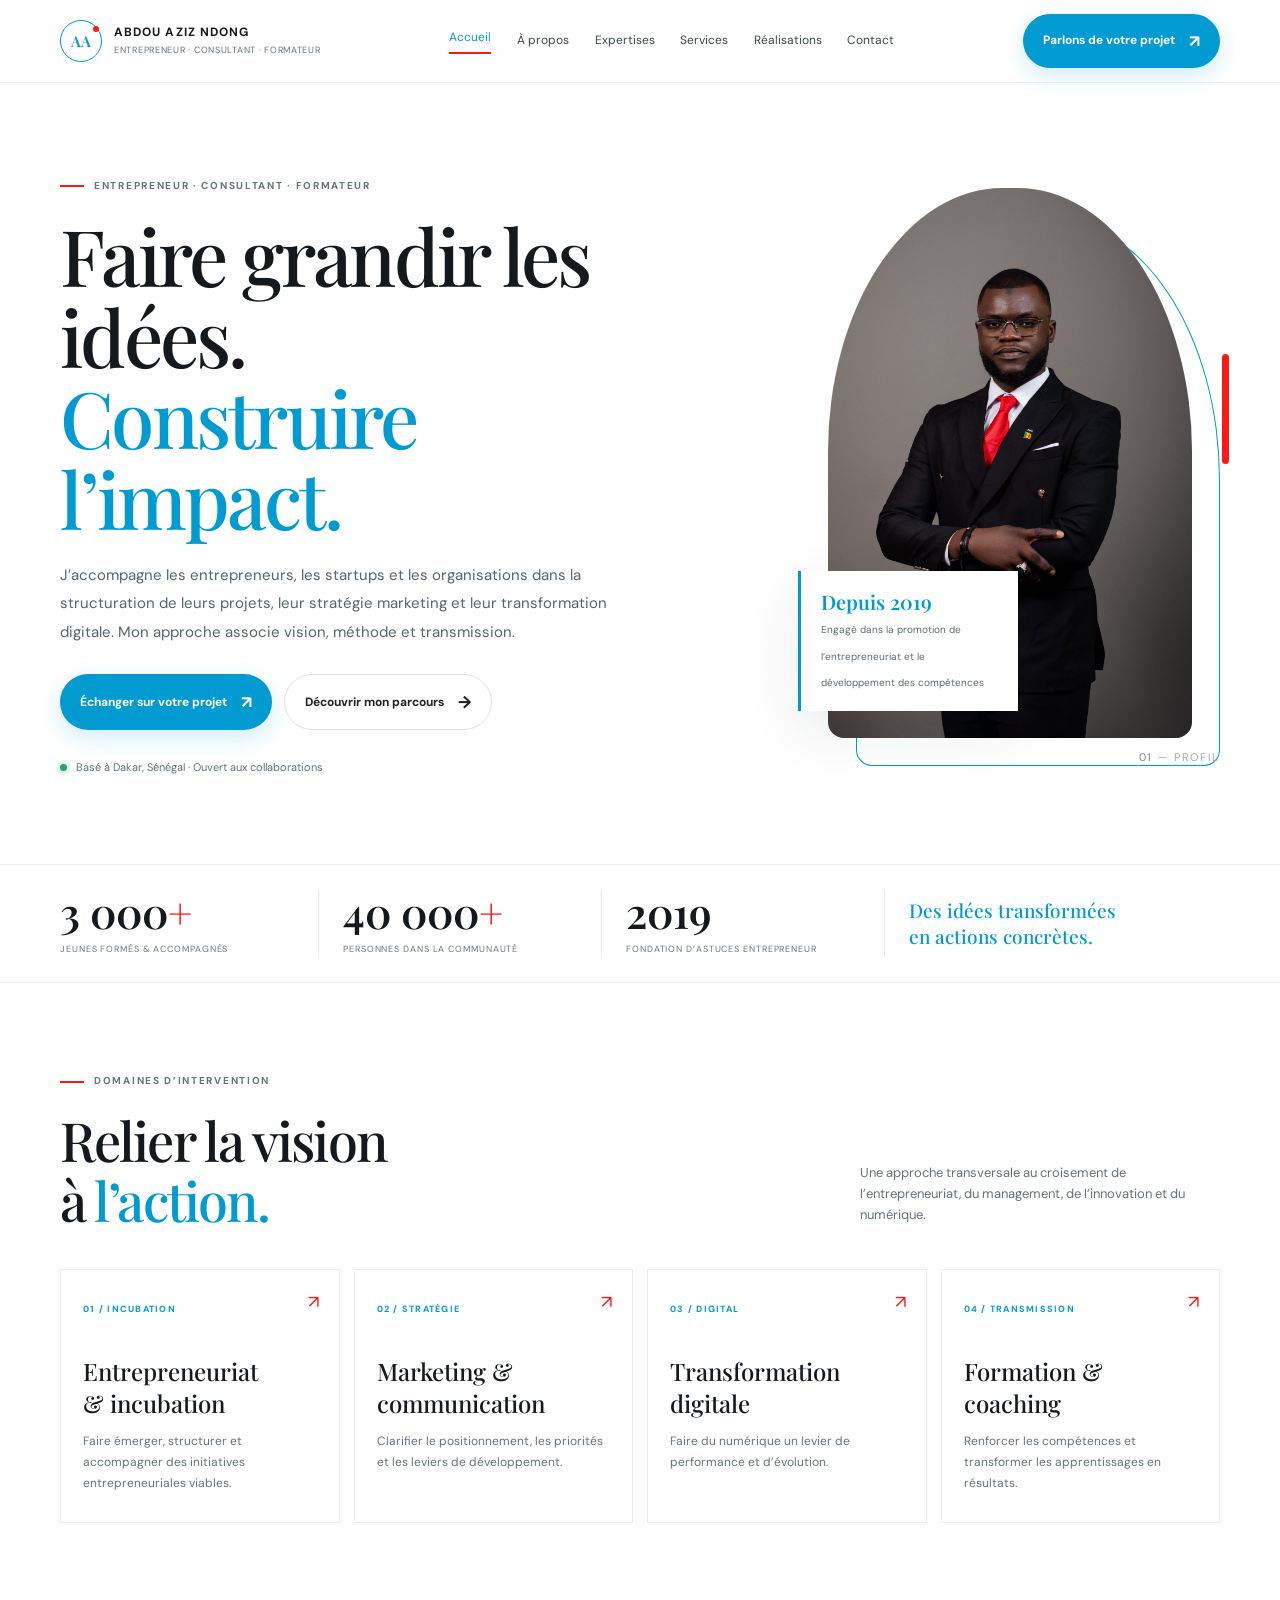
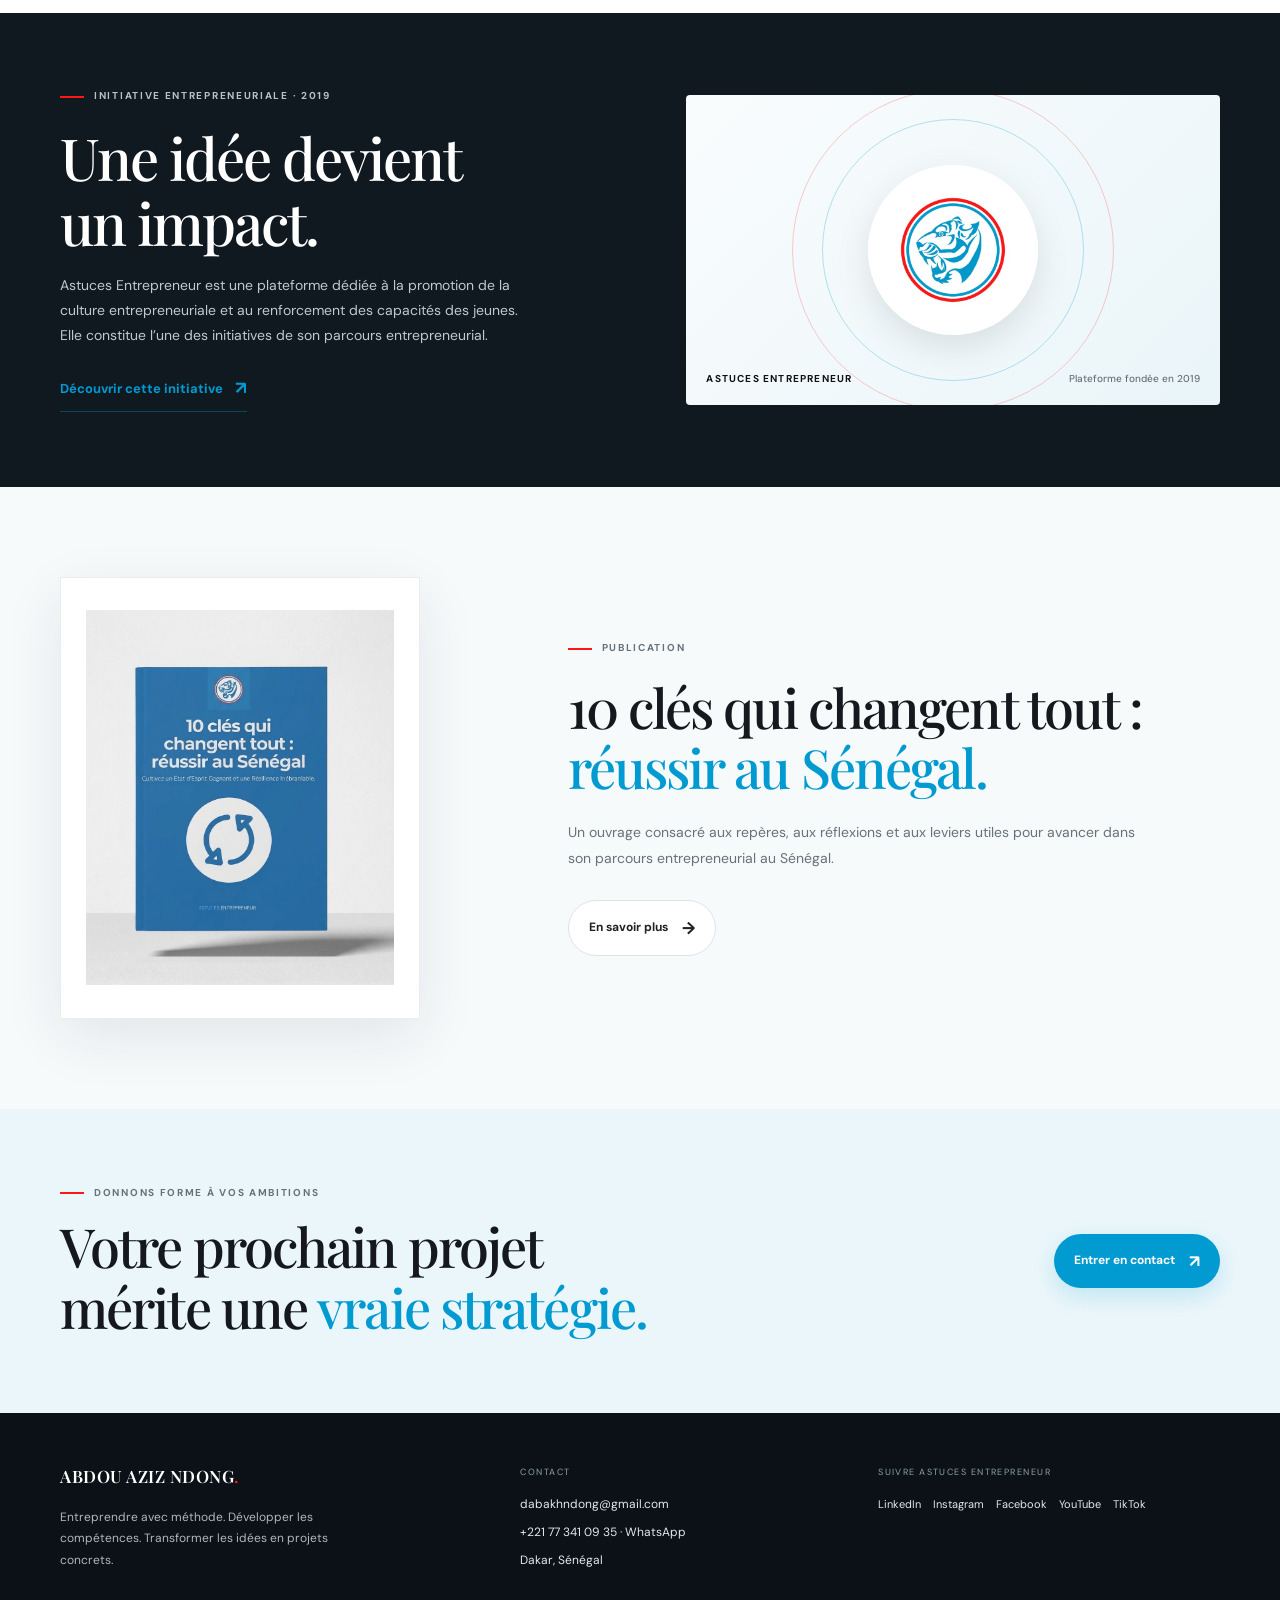
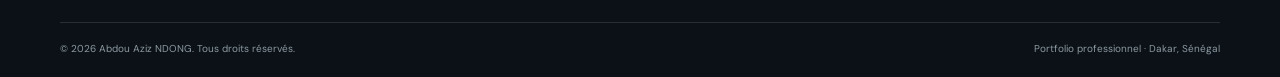
<file: index.html>
<!doctype html>
<html lang="fr"><head><meta charset="utf-8"><meta name="viewport" content="width=device-width, initial-scale=1">
<meta name="description" content="Portfolio professionnel d’Abdou Aziz NDONG, entrepreneur, consultant et formateur sénégalais."><meta name="theme-color" content="#FFFFFF">
<title>Accueil | Abdou Aziz NDONG</title>
<link rel="preconnect" href="https://fonts.googleapis.com"><link rel="preconnect" href="https://fonts.gstatic.com" crossorigin>
<link href="https://fonts.googleapis.com/css2?family=DM+Sans:wght@400;500;600;700&family=Playfair+Display:wght@500;600;700&display=swap" rel="stylesheet">
<link rel="stylesheet" href="css/style.css"><script src="js/main.js" defer></script></head><body>
<a class="skip-link" href="#contenu">Aller au contenu</a>
<header class="site-header"><div class="container header-inner">
<a class="brand" href="index.html"><span class="brand-symbol">AA</span><span class="brand-copy"><strong>ABDOU AZIZ NDONG</strong><small>ENTREPRENEUR · CONSULTANT · FORMATEUR</small></span></a>
<button class="menu-toggle" aria-expanded="false" aria-controls="main-nav" type="button">Menu</button>
<nav id="main-nav" class="site-nav" aria-label="Navigation principale"><a href="index.html" aria-current=page>Accueil</a><a href="apropos.html" >À propos</a><a href="expertises.html" >Expertises</a><a href="services.html" >Services</a><a href="realisations.html" >Réalisations</a><a href="contact.html" >Contact</a></nav>
<a class="header-cta" href="contact.html">Parlons de votre projet <span>↗</span></a>
</div></header><main id="contenu"><section class="hero-home"><div class="container hero-grid"><div class="hero-copy reveal">
<p class="eyebrow"><span></span> ENTREPRENEUR · CONSULTANT · FORMATEUR</p>
<h1>Faire grandir les idées.<br><em>Construire l’impact.</em></h1>
<p class="hero-intro">J’accompagne les entrepreneurs, les startups et les organisations dans la structuration de leurs projets, leur stratégie marketing et leur transformation digitale. Mon approche associe vision, méthode et transmission.</p>
<div class="hero-actions"><a class="button button-primary" href="contact.html">Échanger sur votre projet <b>↗</b></a><a class="button button-quiet" href="apropos.html">Découvrir mon parcours <b>→</b></a></div>
<div class="availability"><i></i> Basé à Dakar, Sénégal · Ouvert aux collaborations</div></div>
<div class="hero-portrait reveal"><div class="portrait-frame"></div><img src="assets/images/abdou-aziz-portrait.jpg" alt="Portrait professionnel d’Abdou Aziz NDONG"><div class="portrait-tag"><strong>Depuis 2019</strong><span>Engagé dans la promotion de l’entrepreneuriat et le développement des compétences</span></div><div class="portrait-index">01 <span>— PROFIL</span></div></div></div></section>
<section class="proof-strip"><div class="container proof-grid"><div><strong>3 000<span>+</span></strong><small>JEUNES FORMÉS & ACCOMPAGNÉS</small></div><div><strong>40 000<span>+</span></strong><small>PERSONNES DANS LA COMMUNAUTÉ</small></div><div><strong>2019</strong><small>FONDATION D’ASTUCES ENTREPRENEUR</small></div><p>Des idées transformées<br>en actions concrètes.</p></div></section>
<section class="section"><div class="container"><div class="section-heading"><div><p class="eyebrow"><span></span> DOMAINES D’INTERVENTION</p><h2>Relier la vision<br>à <em>l’action.</em></h2></div><p class="section-aside">Une approche transversale au croisement de l’entrepreneuriat, du management, de l’innovation et du numérique.</p></div><div class="expertise-grid">
<a class="expertise-card" href="expertises.html"><span class="card-top">01 / INCUBATION</span><h3>Entrepreneuriat<br>& incubation</h3><p>Faire émerger, structurer et accompagner des initiatives entrepreneuriales viables.</p><span class="card-arrow">↗</span></a>
<a class="expertise-card" href="expertises.html"><span class="card-top">02 / STRATÉGIE</span><h3>Marketing &<br>communication</h3><p>Clarifier le positionnement, les priorités et les leviers de développement.</p><span class="card-arrow">↗</span></a>
<a class="expertise-card" href="expertises.html"><span class="card-top">03 / DIGITAL</span><h3>Transformation<br>digitale</h3><p>Faire du numérique un levier de performance et d’évolution.</p><span class="card-arrow">↗</span></a>
<a class="expertise-card" href="expertises.html"><span class="card-top">04 / TRANSMISSION</span><h3>Formation &<br>coaching</h3><p>Renforcer les compétences et transformer les apprentissages en résultats.</p><span class="card-arrow">↗</span></a></div></div></section>
<section class="feature-section"><div class="container feature-grid"><div class="feature-copy"><p class="eyebrow"><span></span> INITIATIVE ENTREPRENEURIALE · 2019</p><h2>Une idée devient<br>un impact.</h2><p>Astuces Entrepreneur est une plateforme dédiée à la promotion de la culture entrepreneuriale et au renforcement des capacités des jeunes. Elle constitue l’une des initiatives de son parcours entrepreneurial.</p><a class="text-arrow" href="realisations.html">Découvrir cette initiative <b>↗</b></a></div><div class="feature-visual"><div class="logo-disc"><img src="assets/images/astuces-entrepreneur-logo.jpg" alt="Logo Astuces Entrepreneur sur fond blanc"></div><div class="feature-caption">ASTUCES ENTREPRENEUR <span>Plateforme fondée en 2019</span></div></div></div></section>
<section class="section book-section"><div class="container book-grid"><div class="book-image"><img src="assets/images/livre-10-cles.jpg" alt="Couverture du livre 10 clés qui changent tout : réussir au Sénégal"></div><div class="book-copy"><p class="eyebrow"><span></span> PUBLICATION</p><h2>10 clés qui changent tout :<br><em>réussir au Sénégal.</em></h2><p>Un ouvrage consacré aux repères, aux réflexions et aux leviers utiles pour avancer dans son parcours entrepreneurial au Sénégal.</p><a class="button button-quiet" href="realisations.html#livre">En savoir plus <b>→</b></a></div></div></section>
<section class="closing-cta"><div class="container closing-inner"><div><p class="eyebrow"><span></span> DONNONS FORME À VOS AMBITIONS</p><h2>Votre prochain projet<br>mérite une <em>vraie stratégie.</em></h2></div><a class="button button-primary" href="contact.html">Entrer en contact <b>↗</b></a></div></section></main>
<footer class="site-footer"><div class="container footer-main">
<div><a class="footer-brand" href="index.html">ABDOU AZIZ NDONG<span>.</span></a><p>Entreprendre avec méthode. Développer les compétences. Transformer les idées en projets concrets.</p></div>
<div><span class="footer-label">CONTACT</span><a href="mailto:dabakhndong@gmail.com">dabakhndong@gmail.com</a><a href="https://wa.me/221773410935" target="_blank" rel="noopener">+221 77 341 09 35 · WhatsApp</a><span>Dakar, Sénégal</span></div>
<div><span class="footer-label">SUIVRE ASTUCES ENTREPRENEUR</span><div class="footer-social">
<a href="https://www.linkedin.com/showcase/astuces-entrepreneur/about/?viewAsMember=true" target="_blank" rel="noopener">LinkedIn</a><a href="https://instagram.com/astuces_entrepreneur" target="_blank" rel="noopener">Instagram</a><a href="https://www.facebook.com/astucesentrepreneur221" target="_blank" rel="noopener">Facebook</a><a href="https://www.youtube.com/c/AstucesEntrepreneur/?sub_confirmation=1" target="_blank" rel="noopener">YouTube</a><a href="https://www.tiktok.com/@astucesentrepreneur" target="_blank" rel="noopener">TikTok</a></div></div>
</div><div class="container footer-bottom"><span>© <span data-year></span> Abdou Aziz NDONG. Tous droits réservés.</span><span>Portfolio professionnel · Dakar, Sénégal</span></div></footer></body></html>
</file>
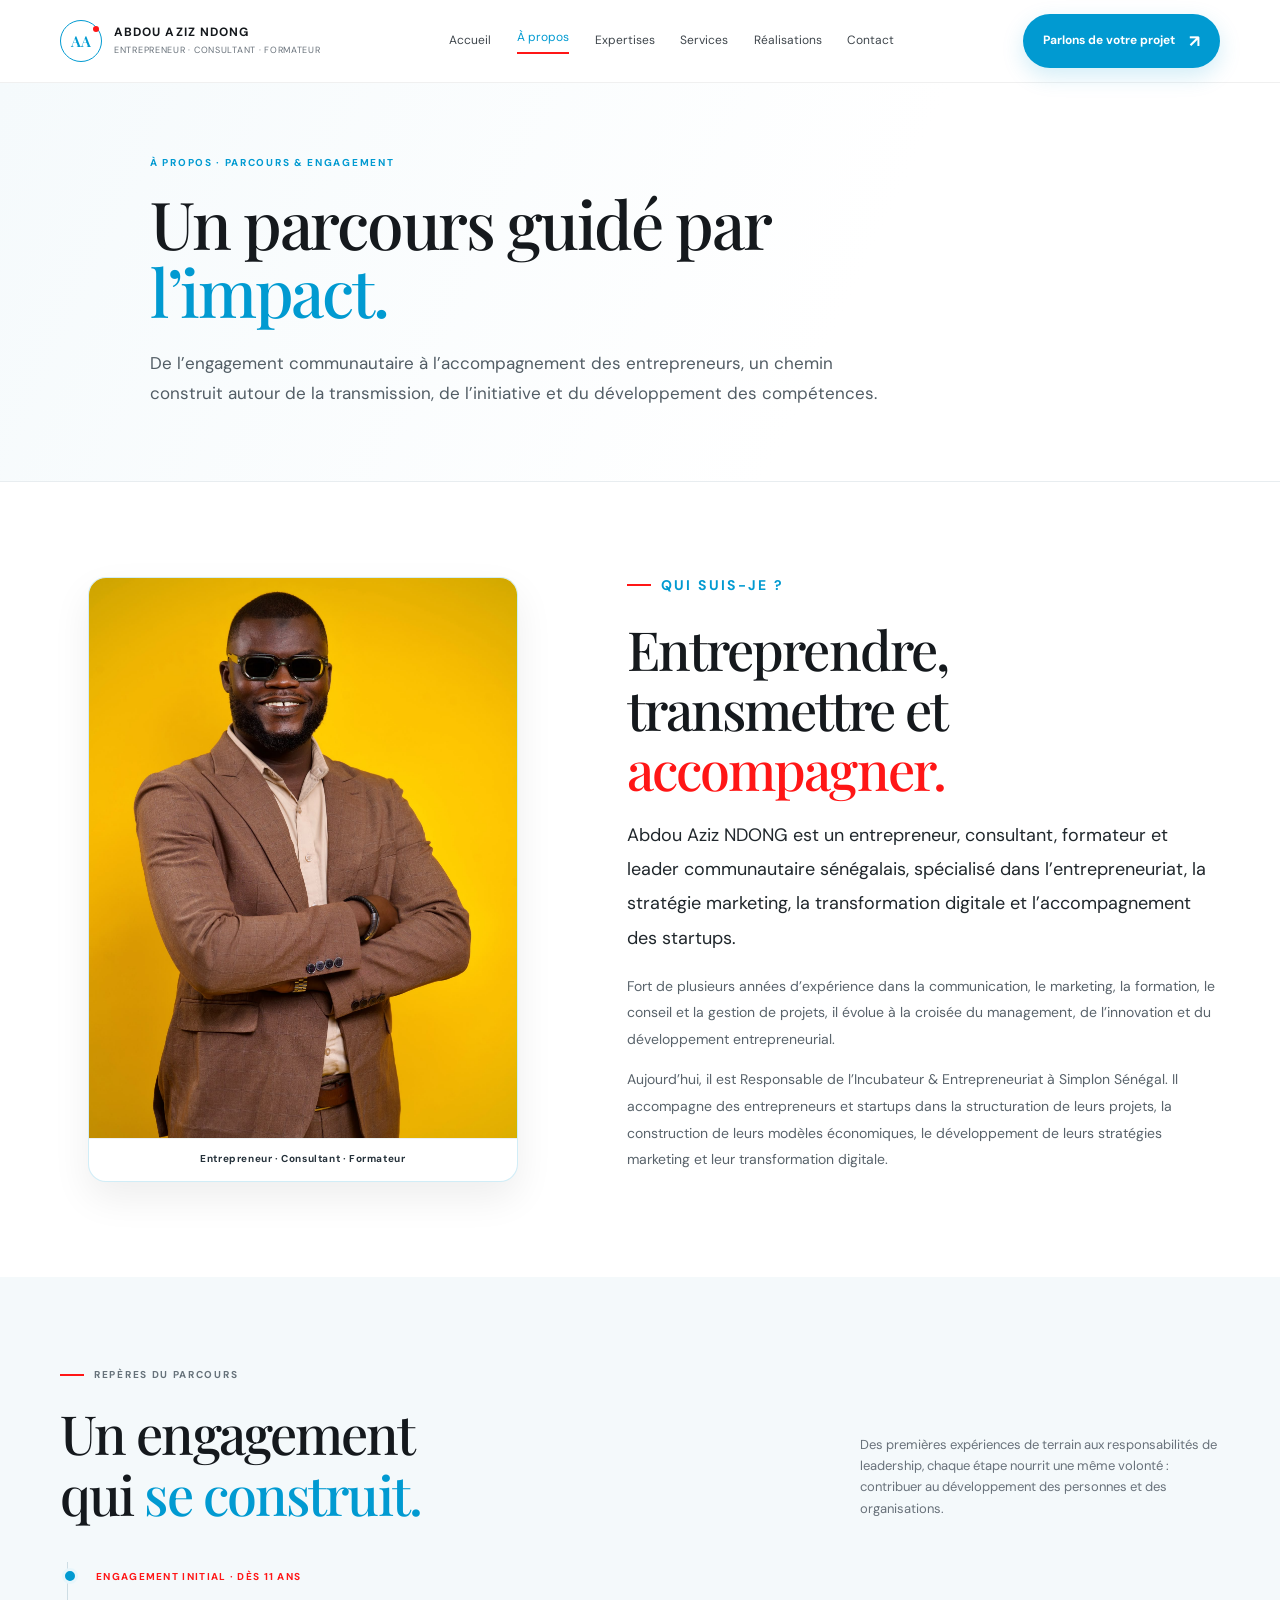
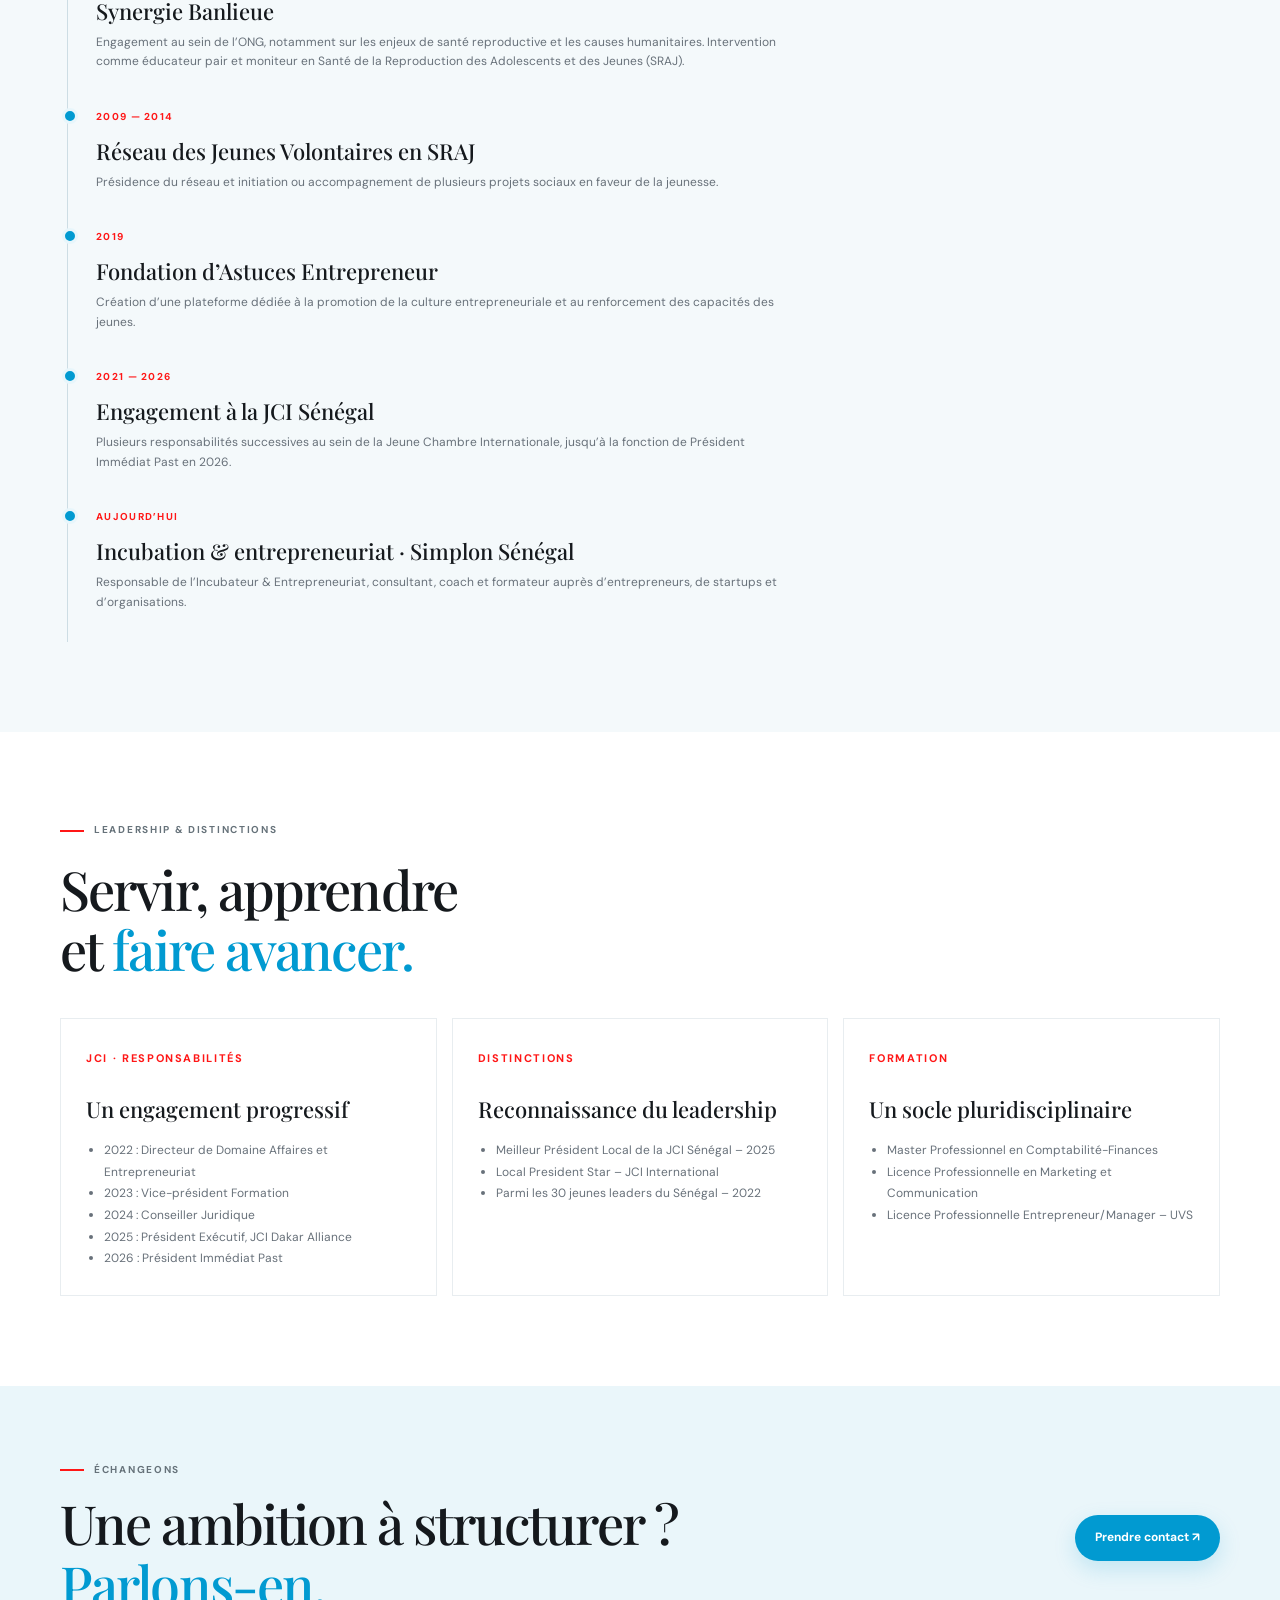
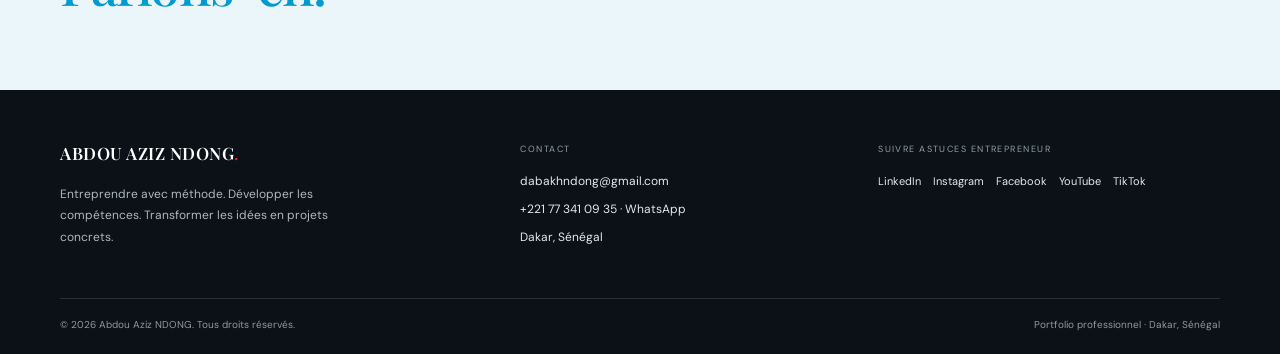
<file: apropos.html>
<!doctype html>
<html lang="fr"><head><meta charset="utf-8"><meta name="viewport" content="width=device-width, initial-scale=1">
<meta name="description" content="Découvrez le parcours, l’engagement, le leadership et la formation d’Abdou Aziz NDONG."><meta name="theme-color" content="#FFFFFF">
<title>À propos | Abdou Aziz NDONG</title>
<link rel="preconnect" href="https://fonts.googleapis.com"><link rel="preconnect" href="https://fonts.gstatic.com" crossorigin>
<link href="https://fonts.googleapis.com/css2?family=DM+Sans:wght@400;500;600;700&family=Playfair+Display:wght@500;600;700&display=swap" rel="stylesheet">
<link rel="stylesheet" href="css/style.css"><script src="js/main.js" defer></script></head><body>
<a class="skip-link" href="#contenu">Aller au contenu</a>
<header class="site-header"><div class="container header-inner">
<a class="brand" href="index.html"><span class="brand-symbol">AA</span><span class="brand-copy"><strong>ABDOU AZIZ NDONG</strong><small>ENTREPRENEUR · CONSULTANT · FORMATEUR</small></span></a>
<button class="menu-toggle" aria-expanded="false" aria-controls="main-nav" type="button">Menu</button>
<nav id="main-nav" class="site-nav" aria-label="Navigation principale"><a href="index.html" >Accueil</a><a href="apropos.html" aria-current=page>À propos</a><a href="expertises.html" >Expertises</a><a href="services.html" >Services</a><a href="realisations.html" >Réalisations</a><a href="contact.html" >Contact</a></nav>
<a class="header-cta" href="contact.html">Parlons de votre projet <span>↗</span></a>
</div></header><main id="contenu"><section class="page-hero"><div class="container page-hero-grid"><div><p class="page-kicker">À PROPOS · PARCOURS & ENGAGEMENT</p><h1>Un parcours guidé par <em>l’impact.</em></h1><p class="lead">De l’engagement communautaire à l’accompagnement des entrepreneurs, un chemin construit autour de la transmission, de l’initiative et du développement des compétences.</p></div></div></section>
<section class="section"><div class="container about-intro"><aside class="about-portraits about-portraits-single" aria-label="Portrait professionnel d’Abdou Aziz NDONG"><figure class="about-portrait-card about-portrait-primary"><img src="assets/images/abdou-aziz-apropos-unique.jpeg" alt="Abdou Aziz NDONG en costume marron, portrait professionnel"><figcaption>Entrepreneur · Consultant · Formateur</figcaption></figure></aside><div class="about-text"><p class="eyebrow"><span></span> QUI SUIS-JE ?</p><h2>Entreprendre, transmettre et <em>accompagner.</em></h2><p class="lead">Abdou Aziz NDONG est un entrepreneur, consultant, formateur et leader communautaire sénégalais, spécialisé dans l’entrepreneuriat, la stratégie marketing, la transformation digitale et l’accompagnement des startups.</p><p>Fort de plusieurs années d’expérience dans la communication, le marketing, la formation, le conseil et la gestion de projets, il évolue à la croisée du management, de l’innovation et du développement entrepreneurial.</p><p>Aujourd’hui, il est Responsable de l’Incubateur & Entrepreneuriat à Simplon Sénégal. Il accompagne des entrepreneurs et startups dans la structuration de leurs projets, la construction de leurs modèles économiques, le développement de leurs stratégies marketing et leur transformation digitale.</p></div></div></section>
<section class="section section-soft"><div class="container"><div class="section-heading"><div><p class="eyebrow"><span></span> REPÈRES DU PARCOURS</p><h2>Un engagement<br>qui <em>se construit.</em></h2></div><p class="section-aside">Des premières expériences de terrain aux responsabilités de leadership, chaque étape nourrit une même volonté : contribuer au développement des personnes et des organisations.</p></div><div class="timeline">
<div class="timeline-item"><time>ENGAGEMENT INITIAL · DÈS 11 ANS</time><h3>Synergie Banlieue</h3><p>Engagement au sein de l’ONG, notamment sur les enjeux de santé reproductive et les causes humanitaires. Intervention comme éducateur pair et moniteur en Santé de la Reproduction des Adolescents et des Jeunes (SRAJ).</p></div>
<div class="timeline-item"><time>2009 — 2014</time><h3>Réseau des Jeunes Volontaires en SRAJ</h3><p>Présidence du réseau et initiation ou accompagnement de plusieurs projets sociaux en faveur de la jeunesse.</p></div>
<div class="timeline-item"><time>2019</time><h3>Fondation d’Astuces Entrepreneur</h3><p>Création d’une plateforme dédiée à la promotion de la culture entrepreneuriale et au renforcement des capacités des jeunes.</p></div>
<div class="timeline-item"><time>2021 — 2026</time><h3>Engagement à la JCI Sénégal</h3><p>Plusieurs responsabilités successives au sein de la Jeune Chambre Internationale, jusqu’à la fonction de Président Immédiat Past en 2026.</p></div>
<div class="timeline-item"><time>AUJOURD’HUI</time><h3>Incubation & entrepreneuriat · Simplon Sénégal</h3><p>Responsable de l’Incubateur & Entrepreneuriat, consultant, coach et formateur auprès d’entrepreneurs, de startups et d’organisations.</p></div>
</div></div></section>
<section class="section"><div class="container"><div class="section-heading"><div><p class="eyebrow"><span></span> LEADERSHIP & DISTINCTIONS</p><h2>Servir, apprendre<br>et <em>faire avancer.</em></h2></div></div><div class="info-grid">
<article class="info-card"><span class="number">JCI · RESPONSABILITÉS</span><h3>Un engagement progressif</h3><ul><li>2022 : Directeur de Domaine Affaires et Entrepreneuriat</li><li>2023 : Vice-président Formation</li><li>2024 : Conseiller Juridique</li><li>2025 : Président Exécutif, JCI Dakar Alliance</li><li>2026 : Président Immédiat Past</li></ul></article>
<article class="info-card"><span class="number">DISTINCTIONS</span><h3>Reconnaissance du leadership</h3><ul><li>Meilleur Président Local de la JCI Sénégal – 2025</li><li>Local President Star – JCI International</li><li>Parmi les 30 jeunes leaders du Sénégal – 2022</li></ul></article>
<article class="info-card"><span class="number">FORMATION</span><h3>Un socle pluridisciplinaire</h3><ul><li>Master Professionnel en Comptabilité-Finances</li><li>Licence Professionnelle en Marketing et Communication</li><li>Licence Professionnelle Entrepreneur/Manager – UVS</li></ul></article>
</div></div></section>
<section class="closing-cta"><div class="container closing-inner"><div><p class="eyebrow"><span></span> ÉCHANGEONS</p><h2>Une ambition à structurer ?<br><em>Parlons-en.</em></h2></div><a class="button button-primary" href="contact.html">Prendre contact ↗</a></div></section></main>
<footer class="site-footer"><div class="container footer-main">
<div><a class="footer-brand" href="index.html">ABDOU AZIZ NDONG<span>.</span></a><p>Entreprendre avec méthode. Développer les compétences. Transformer les idées en projets concrets.</p></div>
<div><span class="footer-label">CONTACT</span><a href="mailto:dabakhndong@gmail.com">dabakhndong@gmail.com</a><a href="https://wa.me/221773410935" target="_blank" rel="noopener">+221 77 341 09 35 · WhatsApp</a><span>Dakar, Sénégal</span></div>
<div><span class="footer-label">SUIVRE ASTUCES ENTREPRENEUR</span><div class="footer-social">
<a href="https://www.linkedin.com/showcase/astuces-entrepreneur/about/?viewAsMember=true" target="_blank" rel="noopener">LinkedIn</a><a href="https://instagram.com/astuces_entrepreneur" target="_blank" rel="noopener">Instagram</a><a href="https://www.facebook.com/astucesentrepreneur221" target="_blank" rel="noopener">Facebook</a><a href="https://www.youtube.com/c/AstucesEntrepreneur/?sub_confirmation=1" target="_blank" rel="noopener">YouTube</a><a href="https://www.tiktok.com/@astucesentrepreneur" target="_blank" rel="noopener">TikTok</a></div></div>
</div><div class="container footer-bottom"><span>© <span data-year></span> Abdou Aziz NDONG. Tous droits réservés.</span><span>Portfolio professionnel · Dakar, Sénégal</span></div></footer></body></html>
</file>
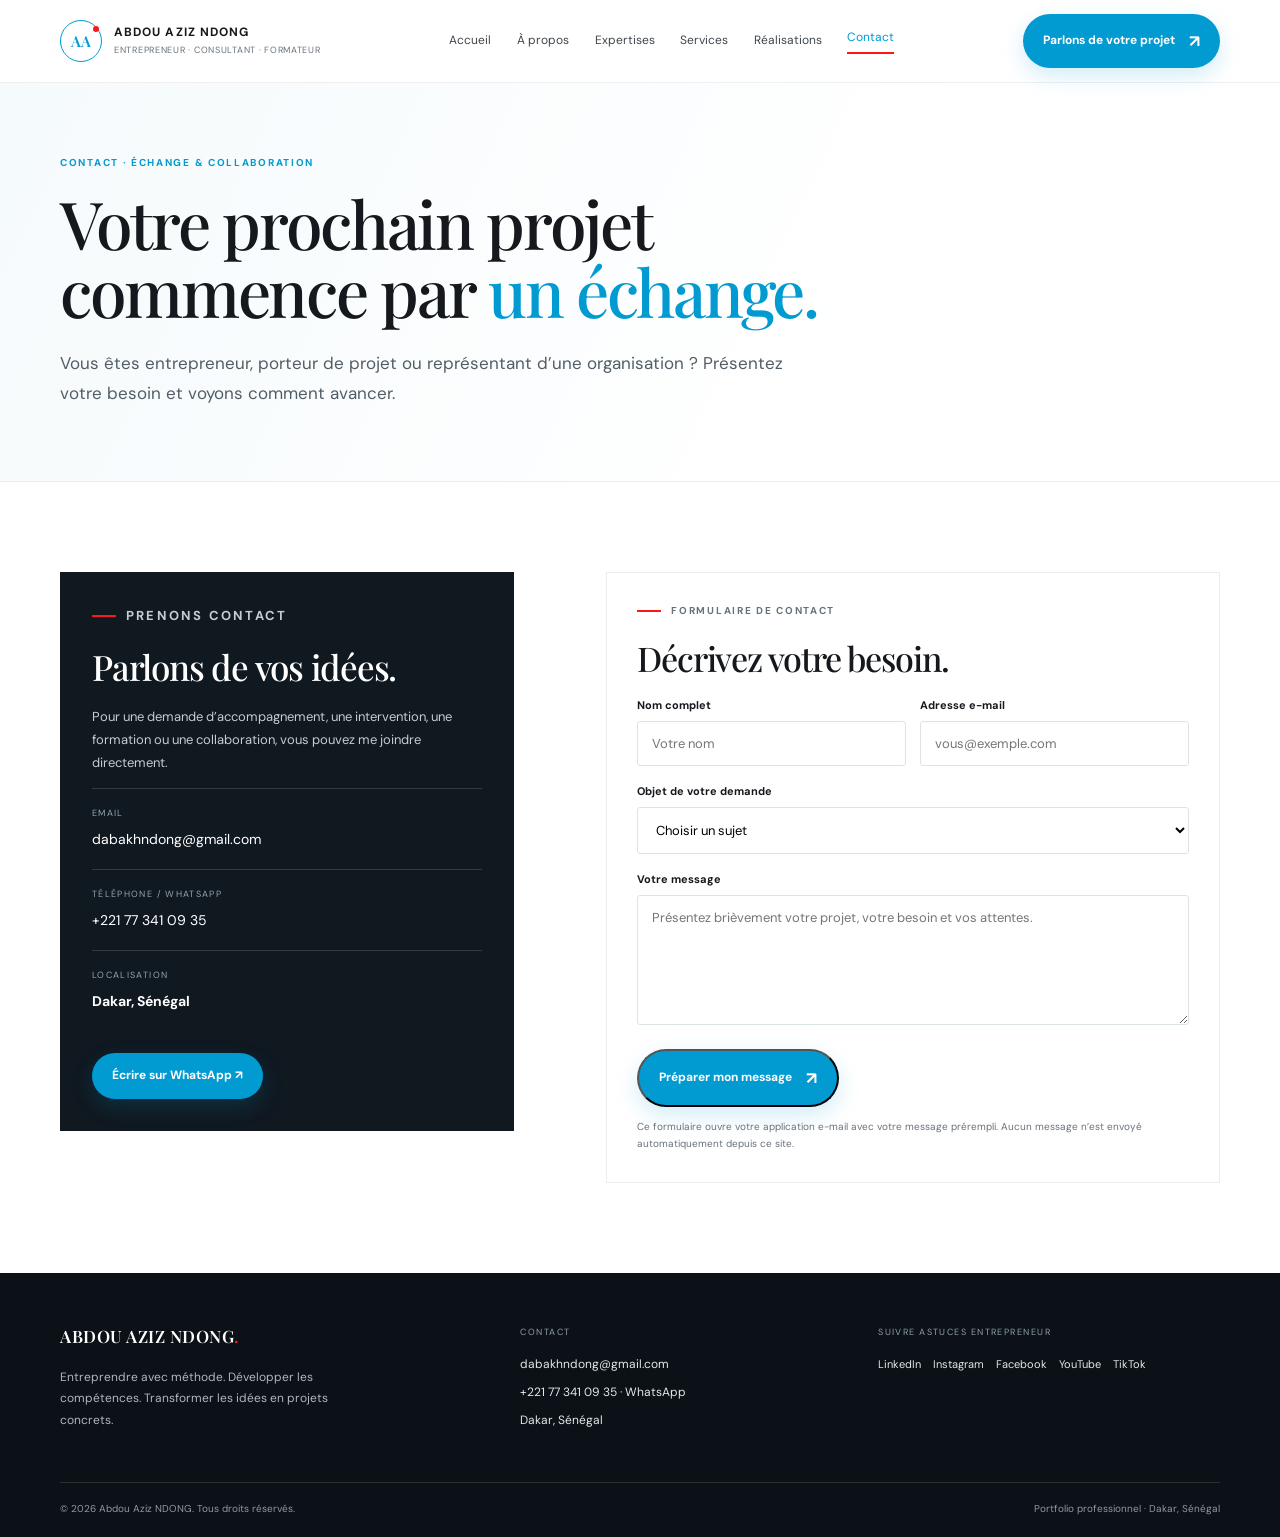
<file: contact.html>
<!doctype html>
<html lang="fr"><head><meta charset="utf-8"><meta name="viewport" content="width=device-width, initial-scale=1">
<meta name="description" content="Contacter Abdou Aziz NDONG pour un conseil, une formation, un accompagnement ou une collaboration."><meta name="theme-color" content="#FFFFFF">
<title>Contact | Abdou Aziz NDONG</title>
<link rel="preconnect" href="https://fonts.googleapis.com"><link rel="preconnect" href="https://fonts.gstatic.com" crossorigin>
<link href="https://fonts.googleapis.com/css2?family=DM+Sans:wght@400;500;600;700&family=Playfair+Display:wght@500;600;700&display=swap" rel="stylesheet">
<link rel="stylesheet" href="css/style.css"><script src="js/main.js" defer></script></head><body>
<a class="skip-link" href="#contenu">Aller au contenu</a>
<header class="site-header"><div class="container header-inner">
<a class="brand" href="index.html"><span class="brand-symbol">AA</span><span class="brand-copy"><strong>ABDOU AZIZ NDONG</strong><small>ENTREPRENEUR · CONSULTANT · FORMATEUR</small></span></a>
<button class="menu-toggle" aria-expanded="false" aria-controls="main-nav" type="button">Menu</button>
<nav id="main-nav" class="site-nav" aria-label="Navigation principale"><a href="index.html" >Accueil</a><a href="apropos.html" >À propos</a><a href="expertises.html" >Expertises</a><a href="services.html" >Services</a><a href="realisations.html" >Réalisations</a><a href="contact.html" aria-current=page>Contact</a></nav>
<a class="header-cta" href="contact.html">Parlons de votre projet <span>↗</span></a>
</div></header><main id="contenu"><section class="page-hero"><div class="container"><p class="page-kicker">CONTACT · ÉCHANGE & COLLABORATION</p><h1>Votre prochain projet<br>commence par <em>un échange.</em></h1><p class="lead">Vous êtes entrepreneur, porteur de projet ou représentant d’une organisation ? Présentez votre besoin et voyons comment avancer.</p></div></section>
<section class="section"><div class="container contact-layout"><aside class="contact-panel"><p class="eyebrow"><span></span> PRENONS CONTACT</p><h2>Parlons de vos idées.</h2><p>Pour une demande d’accompagnement, une intervention, une formation ou une collaboration, vous pouvez me joindre directement.</p>
<div class="contact-method"><small>EMAIL</small><a href="mailto:dabakhndong@gmail.com">dabakhndong@gmail.com</a></div>
<div class="contact-method"><small>TÉLÉPHONE / WHATSAPP</small><a href="https://wa.me/221773410935" target="_blank" rel="noopener">+221 77 341 09 35</a></div>
<div class="contact-method"><small>LOCALISATION</small><strong>Dakar, Sénégal</strong></div>
<a class="button button-primary" style="margin-top:22px" href="https://wa.me/221773410935?text=Bonjour%20Abdou%20Aziz%2C%20je%20souhaite%20%C3%A9changer%20avec%20vous." target="_blank" rel="noopener">Écrire sur WhatsApp ↗</a>
</aside><form class="contact-form" id="contact-form"><p class="eyebrow"><span></span> FORMULAIRE DE CONTACT</p><h2 style="font-size:34px">Décrivez votre besoin.</h2><div class="form-row"><div class="field"><label for="name">Nom complet</label><input id="name" name="name" autocomplete="name" required placeholder="Votre nom"></div><div class="field"><label for="email">Adresse e-mail</label><input id="email" name="email" type="email" autocomplete="email" required placeholder="vous@exemple.com"></div></div>
<div class="field"><label for="subject">Objet de votre demande</label><select id="subject" name="subject" required><option value="">Choisir un sujet</option><option>Conseil stratégique</option><option>Incubation & accompagnement</option><option>Formation professionnelle</option><option>Coaching entrepreneurial</option><option>Intervention / partenariat</option><option>Autre demande</option></select></div>
<div class="field"><label for="message">Votre message</label><textarea id="message" name="message" required placeholder="Présentez brièvement votre projet, votre besoin et vos attentes."></textarea></div>
<button class="button button-primary" type="submit">Préparer mon message <b>↗</b></button><p class="form-note">Ce formulaire ouvre votre application e-mail avec votre message prérempli. Aucun message n’est envoyé automatiquement depuis ce site.</p></form></div></section></main>
<footer class="site-footer"><div class="container footer-main">
<div><a class="footer-brand" href="index.html">ABDOU AZIZ NDONG<span>.</span></a><p>Entreprendre avec méthode. Développer les compétences. Transformer les idées en projets concrets.</p></div>
<div><span class="footer-label">CONTACT</span><a href="mailto:dabakhndong@gmail.com">dabakhndong@gmail.com</a><a href="https://wa.me/221773410935" target="_blank" rel="noopener">+221 77 341 09 35 · WhatsApp</a><span>Dakar, Sénégal</span></div>
<div><span class="footer-label">SUIVRE ASTUCES ENTREPRENEUR</span><div class="footer-social">
<a href="https://www.linkedin.com/showcase/astuces-entrepreneur/about/?viewAsMember=true" target="_blank" rel="noopener">LinkedIn</a><a href="https://instagram.com/astuces_entrepreneur" target="_blank" rel="noopener">Instagram</a><a href="https://www.facebook.com/astucesentrepreneur221" target="_blank" rel="noopener">Facebook</a><a href="https://www.youtube.com/c/AstucesEntrepreneur/?sub_confirmation=1" target="_blank" rel="noopener">YouTube</a><a href="https://www.tiktok.com/@astucesentrepreneur" target="_blank" rel="noopener">TikTok</a></div></div>
</div><div class="container footer-bottom"><span>© <span data-year></span> Abdou Aziz NDONG. Tous droits réservés.</span><span>Portfolio professionnel · Dakar, Sénégal</span></div></footer></body></html>
</file>
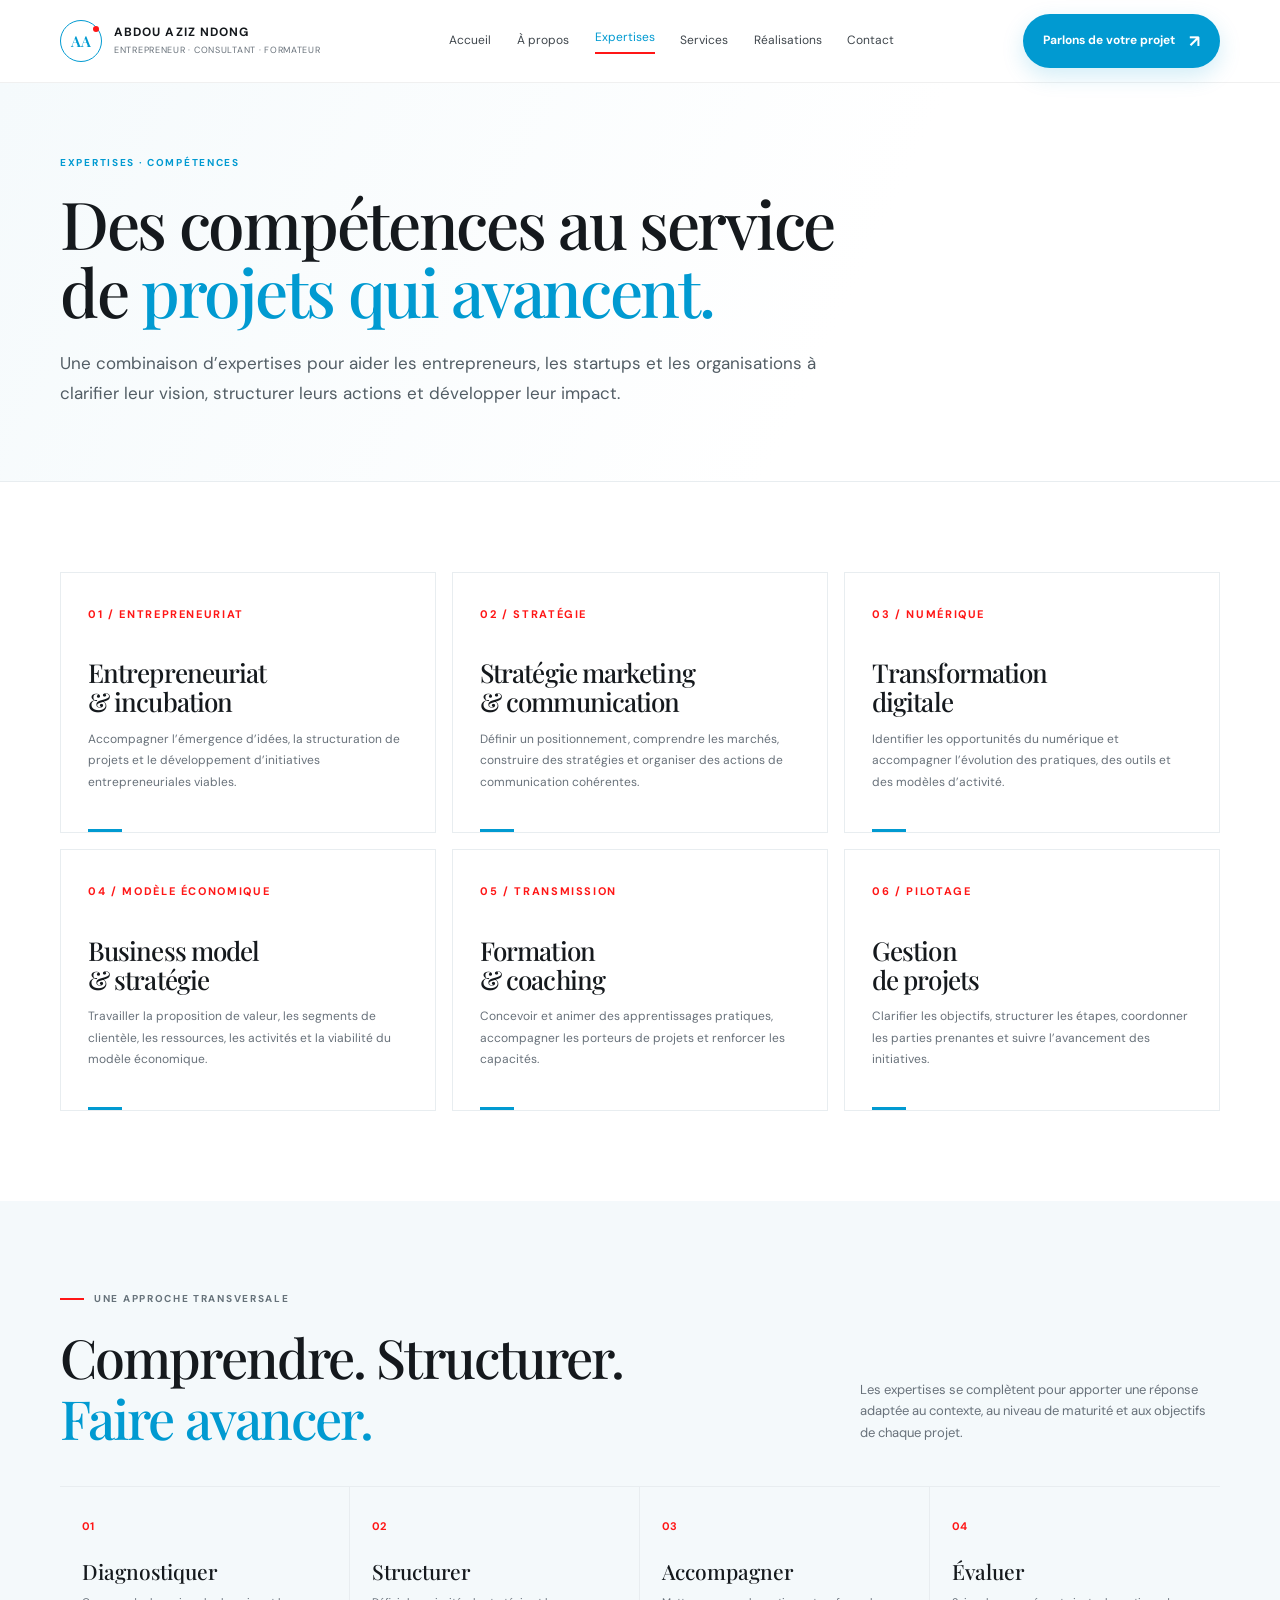
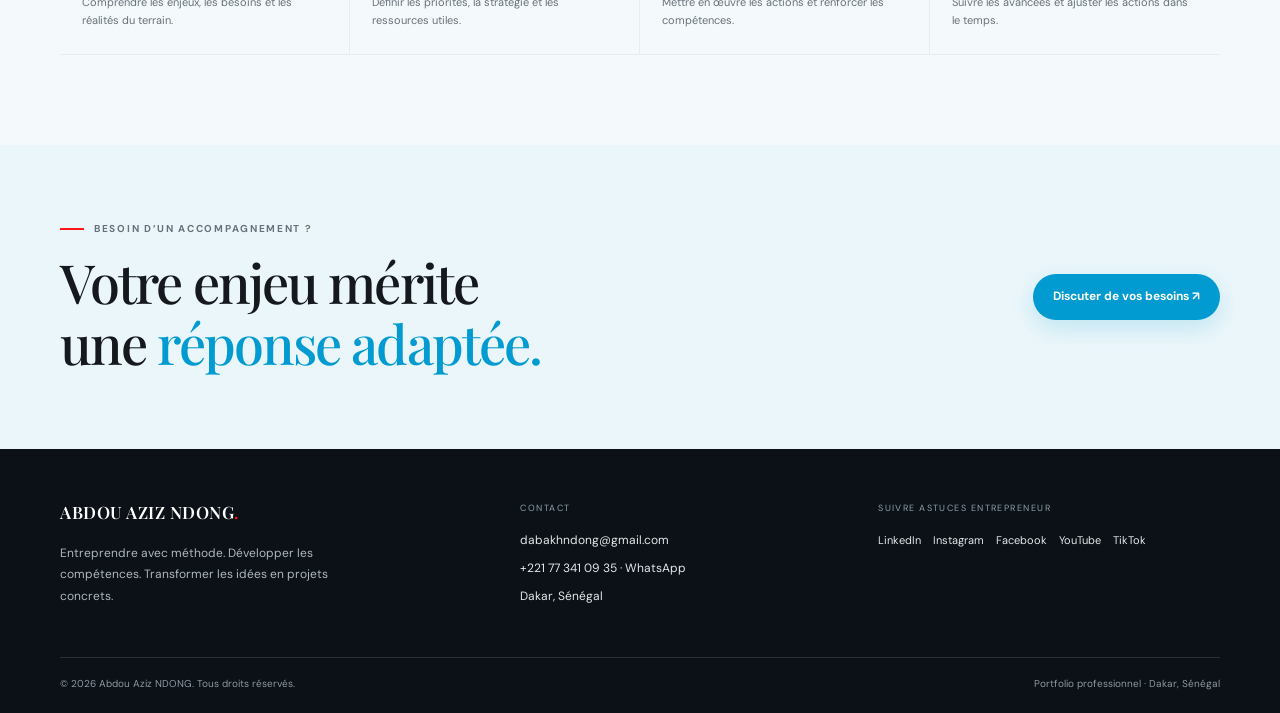
<file: expertises.html>
<!doctype html>
<html lang="fr"><head><meta charset="utf-8"><meta name="viewport" content="width=device-width, initial-scale=1">
<meta name="description" content="Les domaines d’expertise d’Abdou Aziz NDONG : entrepreneuriat, marketing, transformation digitale, stratégie, formation et gestion de projets."><meta name="theme-color" content="#FFFFFF">
<title>Expertises | Abdou Aziz NDONG</title>
<link rel="preconnect" href="https://fonts.googleapis.com"><link rel="preconnect" href="https://fonts.gstatic.com" crossorigin>
<link href="https://fonts.googleapis.com/css2?family=DM+Sans:wght@400;500;600;700&family=Playfair+Display:wght@500;600;700&display=swap" rel="stylesheet">
<link rel="stylesheet" href="css/style.css"><script src="js/main.js" defer></script></head><body>
<a class="skip-link" href="#contenu">Aller au contenu</a>
<header class="site-header"><div class="container header-inner">
<a class="brand" href="index.html"><span class="brand-symbol">AA</span><span class="brand-copy"><strong>ABDOU AZIZ NDONG</strong><small>ENTREPRENEUR · CONSULTANT · FORMATEUR</small></span></a>
<button class="menu-toggle" aria-expanded="false" aria-controls="main-nav" type="button">Menu</button>
<nav id="main-nav" class="site-nav" aria-label="Navigation principale"><a href="index.html" >Accueil</a><a href="apropos.html" >À propos</a><a href="expertises.html" aria-current=page>Expertises</a><a href="services.html" >Services</a><a href="realisations.html" >Réalisations</a><a href="contact.html" >Contact</a></nav>
<a class="header-cta" href="contact.html">Parlons de votre projet <span>↗</span></a>
</div></header><main id="contenu"><section class="page-hero"><div class="container"><p class="page-kicker">EXPERTISES · COMPÉTENCES</p><h1>Des compétences au service<br>de <em>projets qui avancent.</em></h1><p class="lead">Une combinaison d’expertises pour aider les entrepreneurs, les startups et les organisations à clarifier leur vision, structurer leurs actions et développer leur impact.</p></div></section>
<section class="section"><div class="container"><div class="skill-grid">
<article class="skill-card"><span class="skill-no">01 / ENTREPRENEURIAT</span><h2>Entrepreneuriat<br>& incubation</h2><p>Accompagner l’émergence d’idées, la structuration de projets et le développement d’initiatives entrepreneuriales viables.</p></article>
<article class="skill-card"><span class="skill-no">02 / STRATÉGIE</span><h2>Stratégie marketing<br>& communication</h2><p>Définir un positionnement, comprendre les marchés, construire des stratégies et organiser des actions de communication cohérentes.</p></article>
<article class="skill-card"><span class="skill-no">03 / NUMÉRIQUE</span><h2>Transformation<br>digitale</h2><p>Identifier les opportunités du numérique et accompagner l’évolution des pratiques, des outils et des modèles d’activité.</p></article>
<article class="skill-card"><span class="skill-no">04 / MODÈLE ÉCONOMIQUE</span><h2>Business model<br>& stratégie</h2><p>Travailler la proposition de valeur, les segments de clientèle, les ressources, les activités et la viabilité du modèle économique.</p></article>
<article class="skill-card"><span class="skill-no">05 / TRANSMISSION</span><h2>Formation<br>& coaching</h2><p>Concevoir et animer des apprentissages pratiques, accompagner les porteurs de projets et renforcer les capacités.</p></article>
<article class="skill-card"><span class="skill-no">06 / PILOTAGE</span><h2>Gestion<br>de projets</h2><p>Clarifier les objectifs, structurer les étapes, coordonner les parties prenantes et suivre l’avancement des initiatives.</p></article>
</div></div></section>
<section class="section section-soft"><div class="container"><div class="section-heading"><div><p class="eyebrow"><span></span> UNE APPROCHE TRANSVERSALE</p><h2>Comprendre. Structurer.<br><em>Faire avancer.</em></h2></div><p class="section-aside">Les expertises se complètent pour apporter une réponse adaptée au contexte, au niveau de maturité et aux objectifs de chaque projet.</p></div><div class="process-grid">
<div class="process-step"><span>01</span><h3>Diagnostiquer</h3><p>Comprendre les enjeux, les besoins et les réalités du terrain.</p></div><div class="process-step"><span>02</span><h3>Structurer</h3><p>Définir les priorités, la stratégie et les ressources utiles.</p></div><div class="process-step"><span>03</span><h3>Accompagner</h3><p>Mettre en œuvre les actions et renforcer les compétences.</p></div><div class="process-step"><span>04</span><h3>Évaluer</h3><p>Suivre les avancées et ajuster les actions dans le temps.</p></div>
</div></div></section><section class="closing-cta"><div class="container closing-inner"><div><p class="eyebrow"><span></span> BESOIN D’UN ACCOMPAGNEMENT ?</p><h2>Votre enjeu mérite<br>une <em>réponse adaptée.</em></h2></div><a class="button button-primary" href="contact.html">Discuter de vos besoins ↗</a></div></section></main>
<footer class="site-footer"><div class="container footer-main">
<div><a class="footer-brand" href="index.html">ABDOU AZIZ NDONG<span>.</span></a><p>Entreprendre avec méthode. Développer les compétences. Transformer les idées en projets concrets.</p></div>
<div><span class="footer-label">CONTACT</span><a href="mailto:dabakhndong@gmail.com">dabakhndong@gmail.com</a><a href="https://wa.me/221773410935" target="_blank" rel="noopener">+221 77 341 09 35 · WhatsApp</a><span>Dakar, Sénégal</span></div>
<div><span class="footer-label">SUIVRE ASTUCES ENTREPRENEUR</span><div class="footer-social">
<a href="https://www.linkedin.com/showcase/astuces-entrepreneur/about/?viewAsMember=true" target="_blank" rel="noopener">LinkedIn</a><a href="https://instagram.com/astuces_entrepreneur" target="_blank" rel="noopener">Instagram</a><a href="https://www.facebook.com/astucesentrepreneur221" target="_blank" rel="noopener">Facebook</a><a href="https://www.youtube.com/c/AstucesEntrepreneur/?sub_confirmation=1" target="_blank" rel="noopener">YouTube</a><a href="https://www.tiktok.com/@astucesentrepreneur" target="_blank" rel="noopener">TikTok</a></div></div>
</div><div class="container footer-bottom"><span>© <span data-year></span> Abdou Aziz NDONG. Tous droits réservés.</span><span>Portfolio professionnel · Dakar, Sénégal</span></div></footer></body></html>
</file>
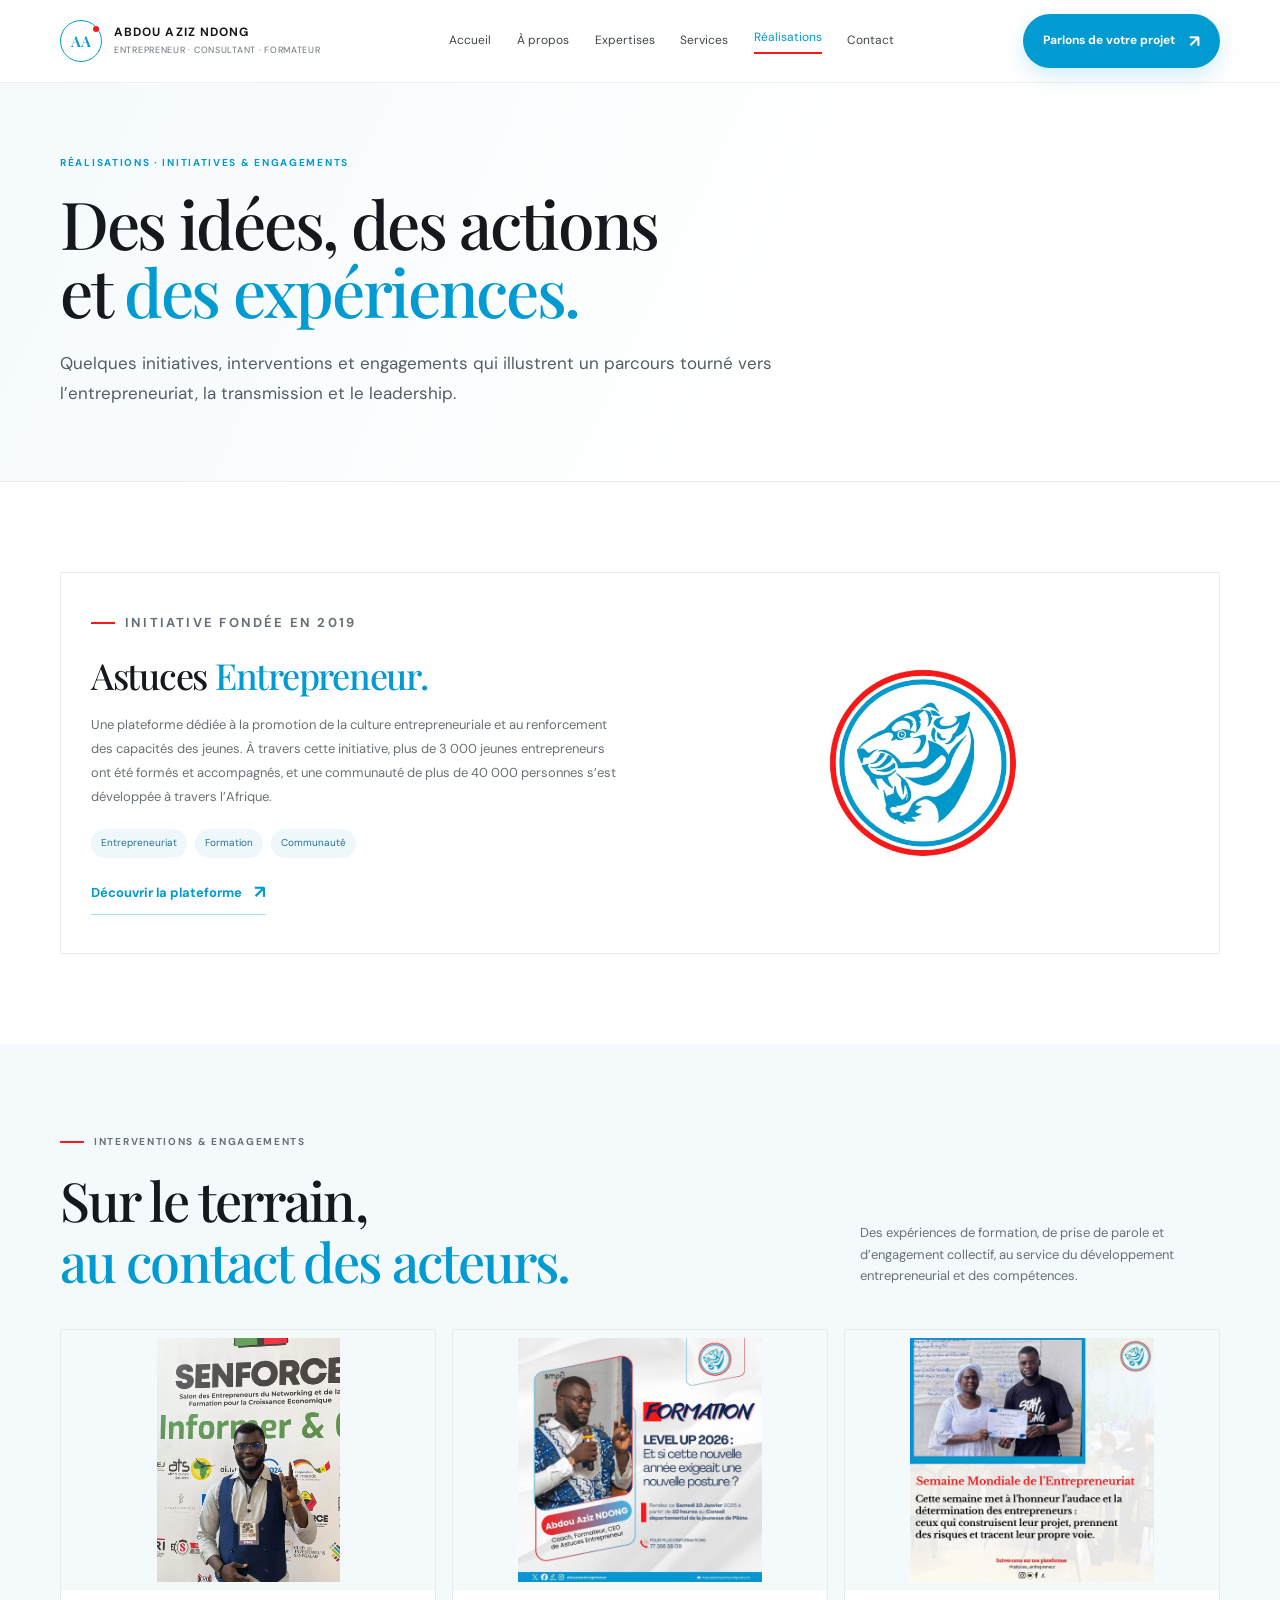
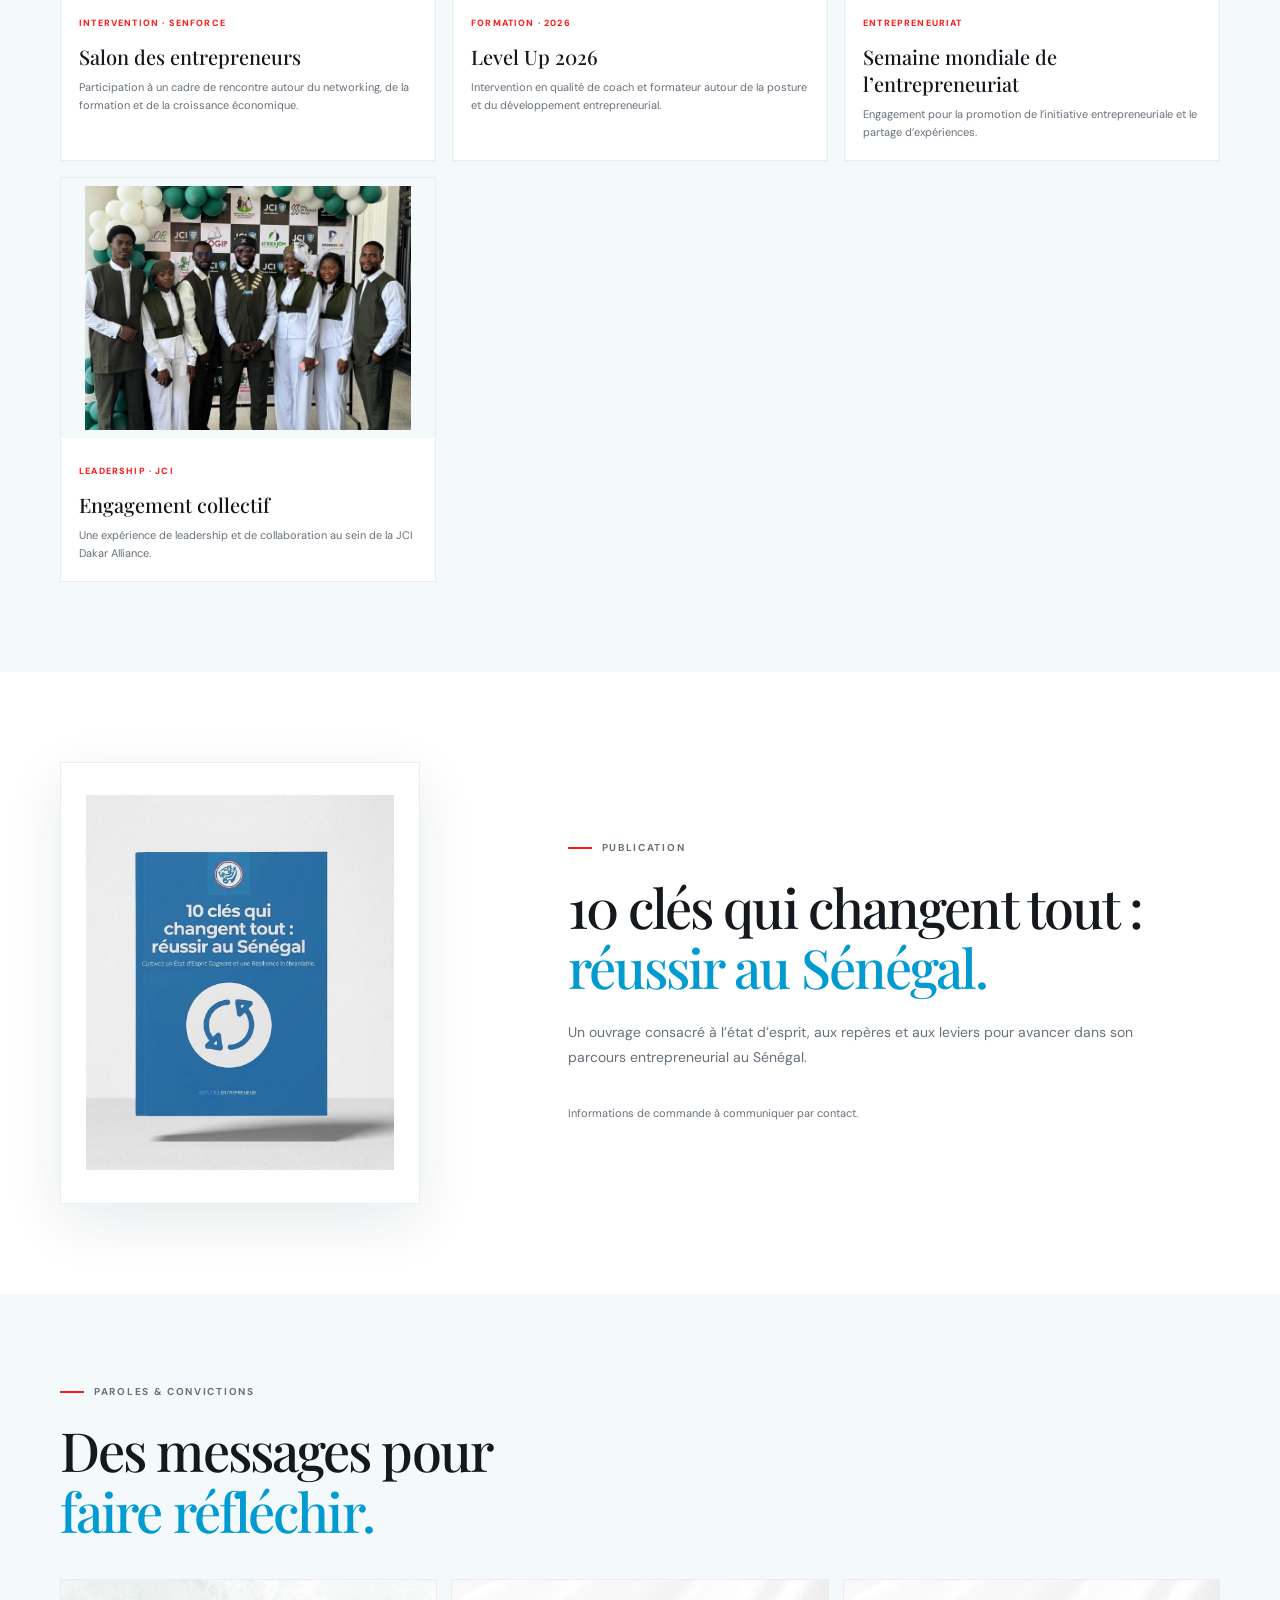
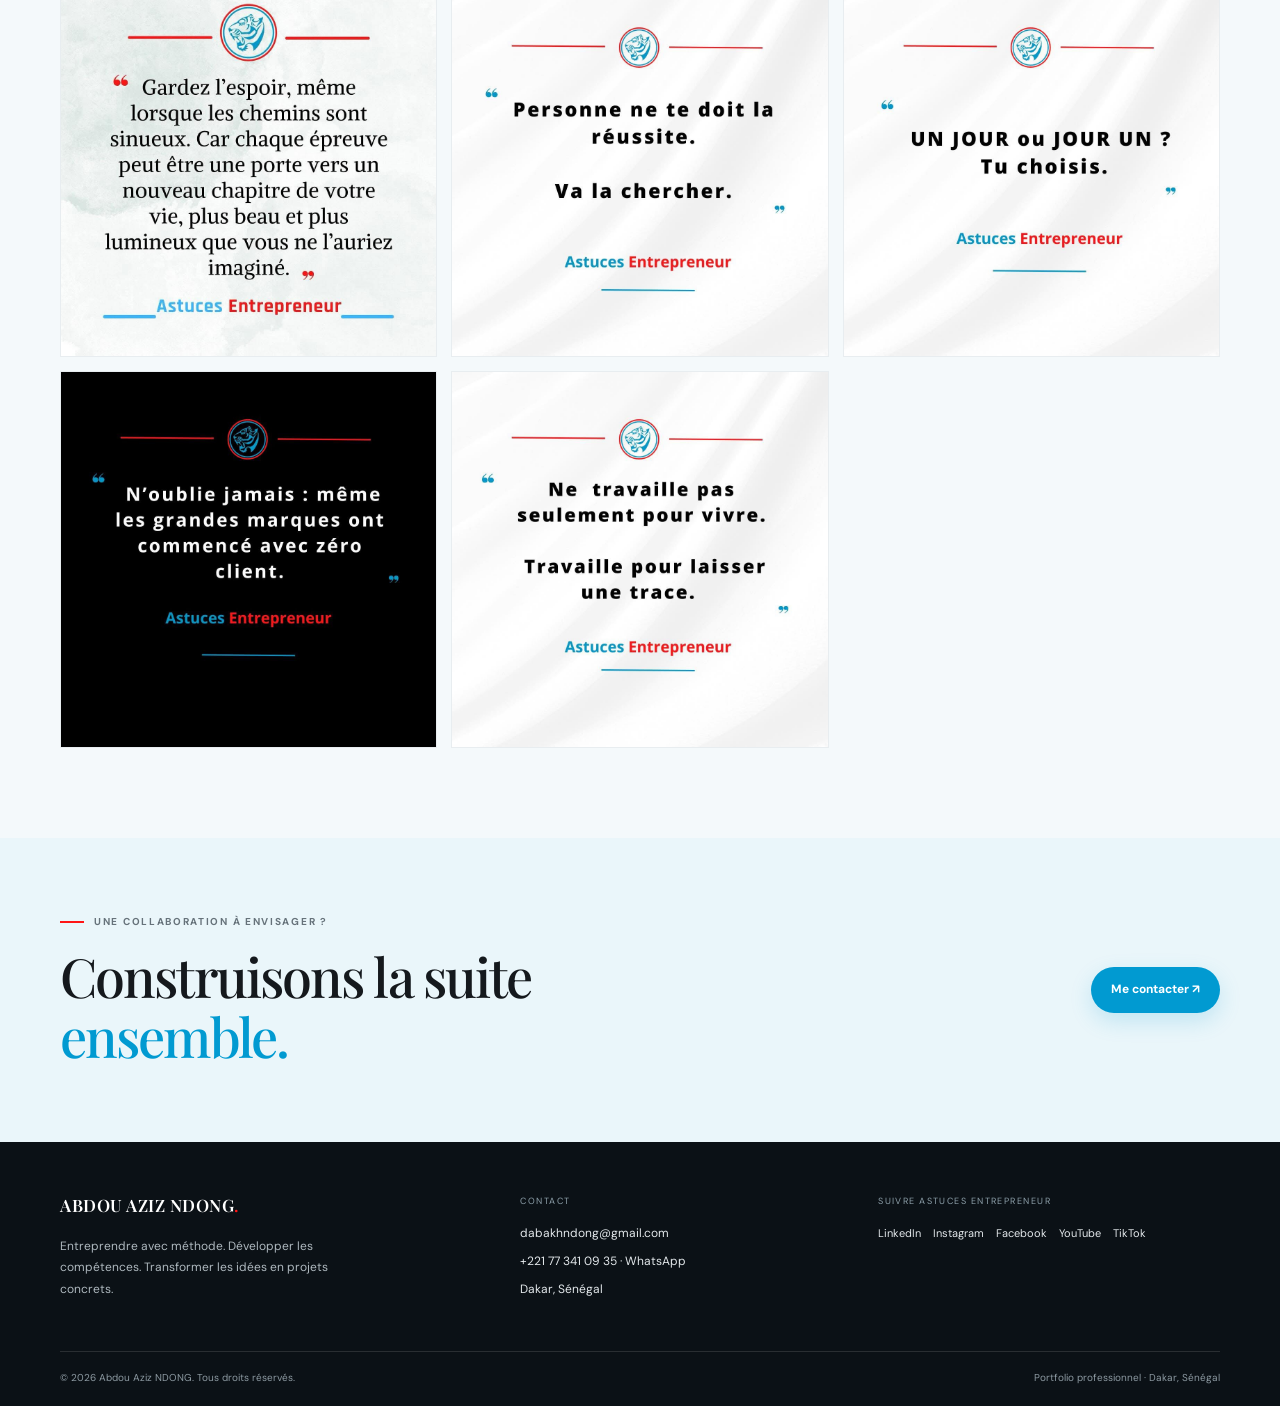
<file: realisations.html>
<!doctype html>
<html lang="fr"><head><meta charset="utf-8"><meta name="viewport" content="width=device-width, initial-scale=1">
<meta name="description" content="Projets, interventions, formations et engagements d’Abdou Aziz NDONG."><meta name="theme-color" content="#FFFFFF">
<title>Réalisations | Abdou Aziz NDONG</title>
<link rel="preconnect" href="https://fonts.googleapis.com"><link rel="preconnect" href="https://fonts.gstatic.com" crossorigin>
<link href="https://fonts.googleapis.com/css2?family=DM+Sans:wght@400;500;600;700&family=Playfair+Display:wght@500;600;700&display=swap" rel="stylesheet">
<link rel="stylesheet" href="css/style.css"><script src="js/main.js" defer></script></head><body>
<a class="skip-link" href="#contenu">Aller au contenu</a>
<header class="site-header"><div class="container header-inner">
<a class="brand" href="index.html"><span class="brand-symbol">AA</span><span class="brand-copy"><strong>ABDOU AZIZ NDONG</strong><small>ENTREPRENEUR · CONSULTANT · FORMATEUR</small></span></a>
<button class="menu-toggle" aria-expanded="false" aria-controls="main-nav" type="button">Menu</button>
<nav id="main-nav" class="site-nav" aria-label="Navigation principale"><a href="index.html" >Accueil</a><a href="apropos.html" >À propos</a><a href="expertises.html" >Expertises</a><a href="services.html" >Services</a><a href="realisations.html" aria-current=page>Réalisations</a><a href="contact.html" >Contact</a></nav>
<a class="header-cta" href="contact.html">Parlons de votre projet <span>↗</span></a>
</div></header><main id="contenu"><section class="page-hero"><div class="container"><p class="page-kicker">RÉALISATIONS · INITIATIVES & ENGAGEMENTS</p><h1>Des idées, des actions<br>et <em>des expériences.</em></h1><p class="lead">Quelques initiatives, interventions et engagements qui illustrent un parcours tourné vers l’entrepreneuriat, la transmission et le leadership.</p></div></section>
<section class="section"><div class="container"><article class="project-feature"><div><p class="eyebrow"><span></span> INITIATIVE FONDÉE EN 2019</p><h2>Astuces <em>Entrepreneur.</em></h2><p>Une plateforme dédiée à la promotion de la culture entrepreneuriale et au renforcement des capacités des jeunes. À travers cette initiative, plus de 3 000 jeunes entrepreneurs ont été formés et accompagnés, et une communauté de plus de 40 000 personnes s’est développée à travers l’Afrique.</p><div class="project-meta"><span>Entrepreneuriat</span><span>Formation</span><span>Communauté</span></div><a class="text-arrow" href="https://www.linkedin.com/showcase/astuces-entrepreneur/about/?viewAsMember=true" target="_blank" rel="noopener">Découvrir la plateforme <b>↗</b></a></div><div><img src="assets/images/astuces-entrepreneur-logo.jpg" alt="Logo Astuces Entrepreneur"></div></article></div></section>
<section class="section section-soft"><div class="container"><div class="section-heading"><div><p class="eyebrow"><span></span> INTERVENTIONS & ENGAGEMENTS</p><h2>Sur le terrain,<br><em>au contact des acteurs.</em></h2></div><p class="section-aside">Des expériences de formation, de prise de parole et d’engagement collectif, au service du développement entrepreneurial et des compétences.</p></div><div class="gallery-grid">
<article class="gallery-card"><img src="assets/images/senforce-intervention.jpg" alt="Intervention au salon SENFORCE"><div><small>INTERVENTION · SENFORCE</small><h3>Salon des entrepreneurs</h3><p>Participation à un cadre de rencontre autour du networking, de la formation et de la croissance économique.</p></div></article>
<article class="gallery-card"><img src="assets/images/formation-level-up-2026.jpg" alt="Affiche de formation Level Up 2026"><div><small>FORMATION · 2026</small><h3>Level Up 2026</h3><p>Intervention en qualité de coach et formateur autour de la posture et du développement entrepreneurial.</p></div></article>
<article class="gallery-card"><img src="assets/images/semaine-mondiale-entrepreneuriat.jpg" alt="Semaine mondiale de l'entrepreneuriat"><div><small>ENTREPRENEURIAT</small><h3>Semaine mondiale de l’entrepreneuriat</h3><p>Engagement pour la promotion de l’initiative entrepreneuriale et le partage d’expériences.</p></div></article>
<article class="gallery-card"><img src="assets/images/jci-equipe.jpg" alt="Équipe de la JCI Dakar Alliance"><div><small>LEADERSHIP · JCI</small><h3>Engagement collectif</h3><p>Une expérience de leadership et de collaboration au sein de la JCI Dakar Alliance.</p></div></article>
</div></div></section>
<section class="section" id="livre"><div class="container book-grid"><div class="book-image"><img src="assets/images/livre-10-cles.jpg" alt="Couverture du livre 10 clés qui changent tout : réussir au Sénégal"></div><div class="book-copy"><p class="eyebrow"><span></span> PUBLICATION</p><h2>10 clés qui changent tout :<br><em>réussir au Sénégal.</em></h2><p>Un ouvrage consacré à l’état d’esprit, aux repères et aux leviers pour avancer dans son parcours entrepreneurial au Sénégal.</p><span class="muted" style="font-size:11px">Informations de commande à communiquer par contact.</span></div></div></section>
<section class="section section-soft"><div class="container"><div class="section-heading"><div><p class="eyebrow"><span></span> PAROLES & CONVICTIONS</p><h2>Des messages pour<br><em>faire réfléchir.</em></h2></div></div><div class="quote-grid"><img src="assets/images/citation-espoir.jpg" alt="Citation : Gardez l’espoir, même lorsque les chemins sont sinueux"><img src="assets/images/citation-reussite.jpg" alt="Citation : Personne ne te doit la réussite. Va la chercher."><img src="assets/images/citation-un-jour-ou-un-jour.jpg" alt="Citation : Un jour ou jour un ? Tu choisis."><img src="assets/images/citation-grandes-marques.jpg" alt="Citation sur les grandes marques et le début sans client"><img src="assets/images/citation-laisser-une-trace.jpg" alt="Citation : Travaille pour laisser une trace."></div></div></section>
<section class="closing-cta"><div class="container closing-inner"><div><p class="eyebrow"><span></span> UNE COLLABORATION À ENVISAGER ?</p><h2>Construisons la suite<br><em>ensemble.</em></h2></div><a class="button button-primary" href="contact.html">Me contacter ↗</a></div></section></main>
<footer class="site-footer"><div class="container footer-main">
<div><a class="footer-brand" href="index.html">ABDOU AZIZ NDONG<span>.</span></a><p>Entreprendre avec méthode. Développer les compétences. Transformer les idées en projets concrets.</p></div>
<div><span class="footer-label">CONTACT</span><a href="mailto:dabakhndong@gmail.com">dabakhndong@gmail.com</a><a href="https://wa.me/221773410935" target="_blank" rel="noopener">+221 77 341 09 35 · WhatsApp</a><span>Dakar, Sénégal</span></div>
<div><span class="footer-label">SUIVRE ASTUCES ENTREPRENEUR</span><div class="footer-social">
<a href="https://www.linkedin.com/showcase/astuces-entrepreneur/about/?viewAsMember=true" target="_blank" rel="noopener">LinkedIn</a><a href="https://instagram.com/astuces_entrepreneur" target="_blank" rel="noopener">Instagram</a><a href="https://www.facebook.com/astucesentrepreneur221" target="_blank" rel="noopener">Facebook</a><a href="https://www.youtube.com/c/AstucesEntrepreneur/?sub_confirmation=1" target="_blank" rel="noopener">YouTube</a><a href="https://www.tiktok.com/@astucesentrepreneur" target="_blank" rel="noopener">TikTok</a></div></div>
</div><div class="container footer-bottom"><span>© <span data-year></span> Abdou Aziz NDONG. Tous droits réservés.</span><span>Portfolio professionnel · Dakar, Sénégal</span></div></footer></body></html>
</file>
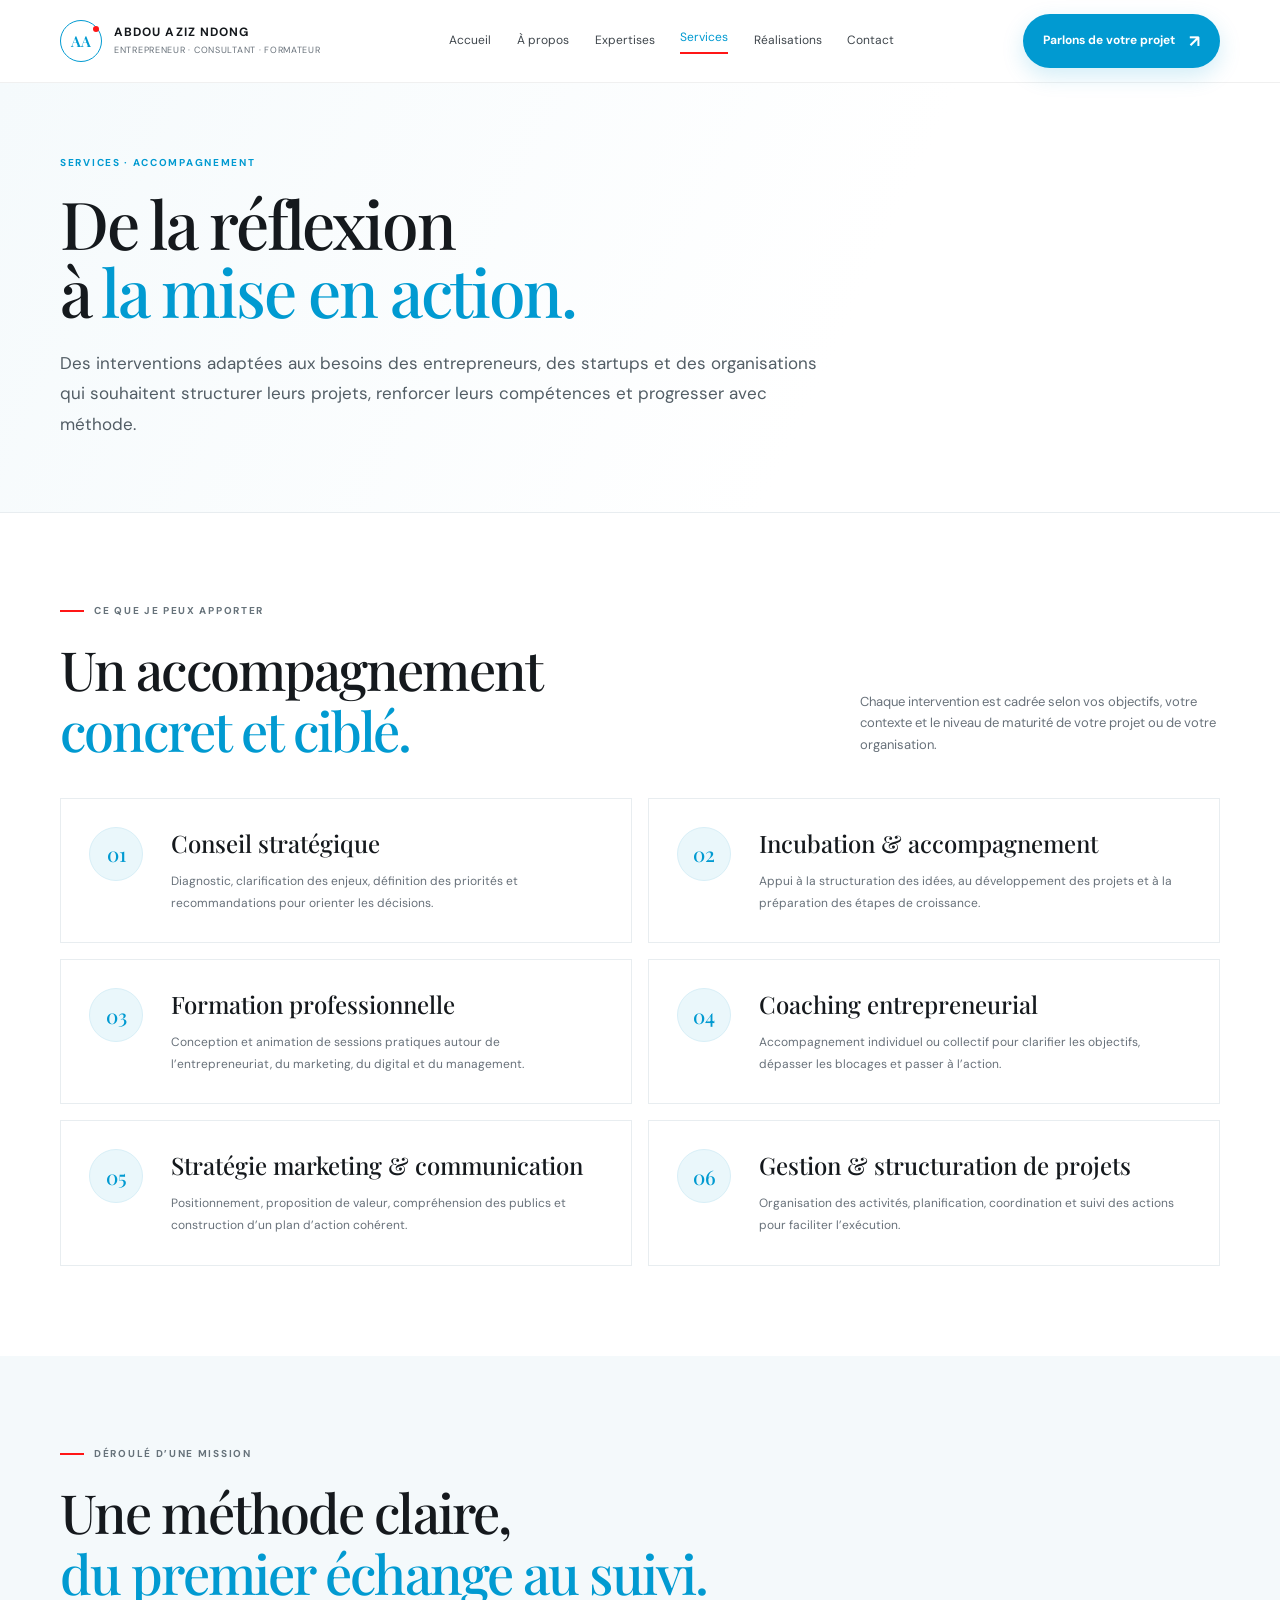
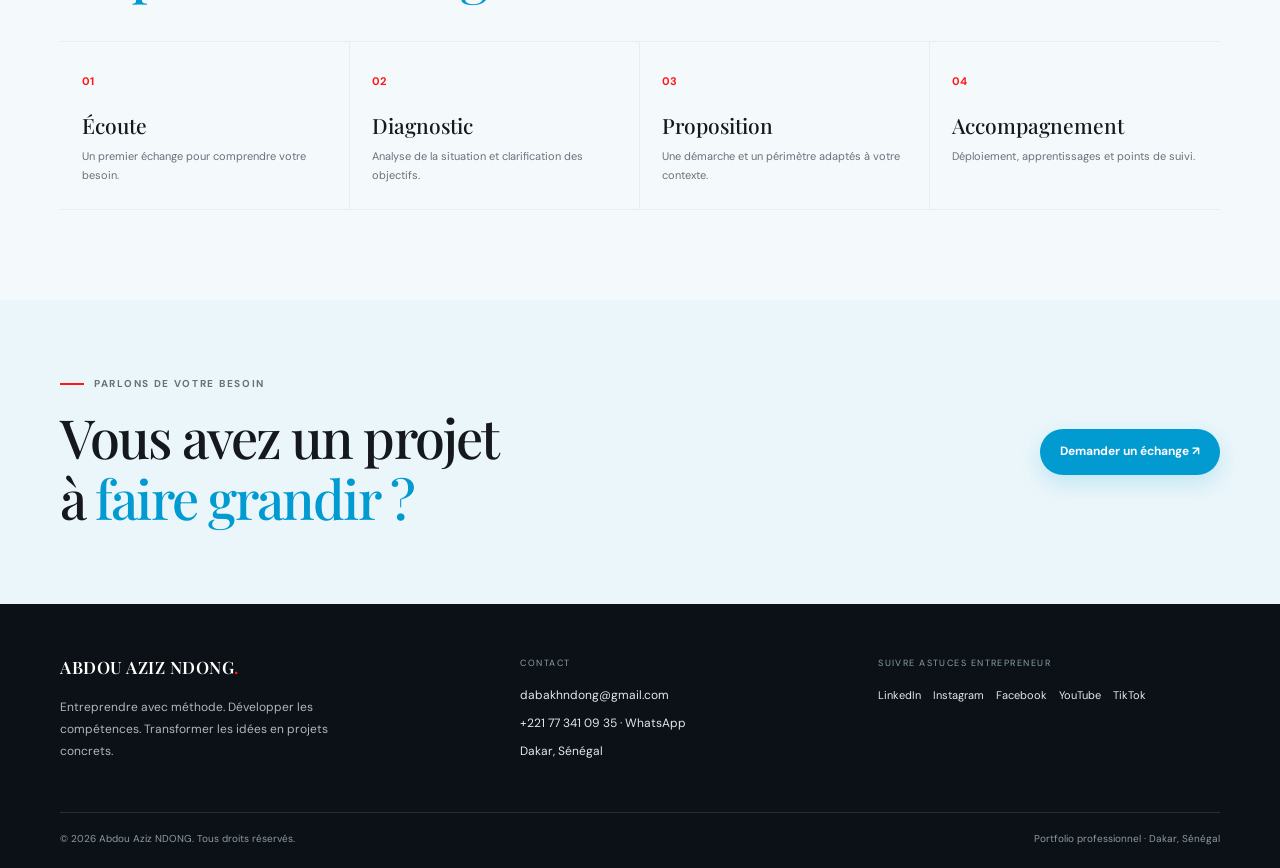
<file: services.html>
<!doctype html>
<html lang="fr"><head><meta charset="utf-8"><meta name="viewport" content="width=device-width, initial-scale=1">
<meta name="description" content="Conseil, accompagnement, incubation, formation et coaching pour entrepreneurs, startups et organisations."><meta name="theme-color" content="#FFFFFF">
<title>Services | Abdou Aziz NDONG</title>
<link rel="preconnect" href="https://fonts.googleapis.com"><link rel="preconnect" href="https://fonts.gstatic.com" crossorigin>
<link href="https://fonts.googleapis.com/css2?family=DM+Sans:wght@400;500;600;700&family=Playfair+Display:wght@500;600;700&display=swap" rel="stylesheet">
<link rel="stylesheet" href="css/style.css"><script src="js/main.js" defer></script></head><body>
<a class="skip-link" href="#contenu">Aller au contenu</a>
<header class="site-header"><div class="container header-inner">
<a class="brand" href="index.html"><span class="brand-symbol">AA</span><span class="brand-copy"><strong>ABDOU AZIZ NDONG</strong><small>ENTREPRENEUR · CONSULTANT · FORMATEUR</small></span></a>
<button class="menu-toggle" aria-expanded="false" aria-controls="main-nav" type="button">Menu</button>
<nav id="main-nav" class="site-nav" aria-label="Navigation principale"><a href="index.html" >Accueil</a><a href="apropos.html" >À propos</a><a href="expertises.html" >Expertises</a><a href="services.html" aria-current=page>Services</a><a href="realisations.html" >Réalisations</a><a href="contact.html" >Contact</a></nav>
<a class="header-cta" href="contact.html">Parlons de votre projet <span>↗</span></a>
</div></header><main id="contenu"><section class="page-hero"><div class="container"><p class="page-kicker">SERVICES · ACCOMPAGNEMENT</p><h1>De la réflexion<br>à <em>la mise en action.</em></h1><p class="lead">Des interventions adaptées aux besoins des entrepreneurs, des startups et des organisations qui souhaitent structurer leurs projets, renforcer leurs compétences et progresser avec méthode.</p></div></section>
<section class="section"><div class="container"><div class="section-heading"><div><p class="eyebrow"><span></span> CE QUE JE PEUX APPORTER</p><h2>Un accompagnement<br><em>concret et ciblé.</em></h2></div><p class="section-aside">Chaque intervention est cadrée selon vos objectifs, votre contexte et le niveau de maturité de votre projet ou de votre organisation.</p></div><div class="services-grid">
<article class="service-card"><div class="service-icon">01</div><div><h3>Conseil stratégique</h3><p>Diagnostic, clarification des enjeux, définition des priorités et recommandations pour orienter les décisions.</p></div></article>
<article class="service-card"><div class="service-icon">02</div><div><h3>Incubation & accompagnement</h3><p>Appui à la structuration des idées, au développement des projets et à la préparation des étapes de croissance.</p></div></article>
<article class="service-card"><div class="service-icon">03</div><div><h3>Formation professionnelle</h3><p>Conception et animation de sessions pratiques autour de l’entrepreneuriat, du marketing, du digital et du management.</p></div></article>
<article class="service-card"><div class="service-icon">04</div><div><h3>Coaching entrepreneurial</h3><p>Accompagnement individuel ou collectif pour clarifier les objectifs, dépasser les blocages et passer à l’action.</p></div></article>
<article class="service-card"><div class="service-icon">05</div><div><h3>Stratégie marketing & communication</h3><p>Positionnement, proposition de valeur, compréhension des publics et construction d’un plan d’action cohérent.</p></div></article>
<article class="service-card"><div class="service-icon">06</div><div><h3>Gestion & structuration de projets</h3><p>Organisation des activités, planification, coordination et suivi des actions pour faciliter l’exécution.</p></div></article>
</div></div></section>
<section class="section section-soft"><div class="container"><div class="section-heading"><div><p class="eyebrow"><span></span> DÉROULÉ D’UNE MISSION</p><h2>Une méthode claire,<br><em>du premier échange au suivi.</em></h2></div></div><div class="process-grid">
<div class="process-step"><span>01</span><h3>Écoute</h3><p>Un premier échange pour comprendre votre besoin.</p></div><div class="process-step"><span>02</span><h3>Diagnostic</h3><p>Analyse de la situation et clarification des objectifs.</p></div><div class="process-step"><span>03</span><h3>Proposition</h3><p>Une démarche et un périmètre adaptés à votre contexte.</p></div><div class="process-step"><span>04</span><h3>Accompagnement</h3><p>Déploiement, apprentissages et points de suivi.</p></div>
</div></div></section><section class="closing-cta"><div class="container closing-inner"><div><p class="eyebrow"><span></span> PARLONS DE VOTRE BESOIN</p><h2>Vous avez un projet<br>à <em>faire grandir ?</em></h2></div><a class="button button-primary" href="contact.html">Demander un échange ↗</a></div></section></main>
<footer class="site-footer"><div class="container footer-main">
<div><a class="footer-brand" href="index.html">ABDOU AZIZ NDONG<span>.</span></a><p>Entreprendre avec méthode. Développer les compétences. Transformer les idées en projets concrets.</p></div>
<div><span class="footer-label">CONTACT</span><a href="mailto:dabakhndong@gmail.com">dabakhndong@gmail.com</a><a href="https://wa.me/221773410935" target="_blank" rel="noopener">+221 77 341 09 35 · WhatsApp</a><span>Dakar, Sénégal</span></div>
<div><span class="footer-label">SUIVRE ASTUCES ENTREPRENEUR</span><div class="footer-social">
<a href="https://www.linkedin.com/showcase/astuces-entrepreneur/about/?viewAsMember=true" target="_blank" rel="noopener">LinkedIn</a><a href="https://instagram.com/astuces_entrepreneur" target="_blank" rel="noopener">Instagram</a><a href="https://www.facebook.com/astucesentrepreneur221" target="_blank" rel="noopener">Facebook</a><a href="https://www.youtube.com/c/AstucesEntrepreneur/?sub_confirmation=1" target="_blank" rel="noopener">YouTube</a><a href="https://www.tiktok.com/@astucesentrepreneur" target="_blank" rel="noopener">TikTok</a></div></div>
</div><div class="container footer-bottom"><span>© <span data-year></span> Abdou Aziz NDONG. Tous droits réservés.</span><span>Portfolio professionnel · Dakar, Sénégal</span></div></footer></body></html>
</file>
<file: css/style.css>
@import url('https://fonts.googleapis.com/css2?family=DM+Sans:wght@400;500;600;700&family=Playfair+Display:wght@500;600;700&display=swap');
:root{--blue:#019AD1;--red:#FF1616;--black:#000;--white:#fff;--ink:#15191d;--muted:#68717a;--line:#e8edf0;--pale:#f4f9fb;--serif:'Playfair Display',Georgia,serif;--sans:'DM Sans',Arial,sans-serif;--max:1160px;--shadow:0 18px 55px rgba(8,36,50,.09)}
*{box-sizing:border-box}html{scroll-behavior:smooth}body{margin:0;background:#fff;color:var(--ink);font-family:var(--sans);line-height:1.65}img{max-width:100%;display:block}a{color:inherit;text-decoration:none}button{font:inherit}.container{width:min(var(--max),calc(100% - 48px));margin-inline:auto}.skip-link{position:absolute;left:-999px;top:0;background:#000;color:#fff;padding:10px;z-index:99}.skip-link:focus{left:10px}
.site-header{position:sticky;top:0;z-index:50;background:rgba(255,255,255,.94);backdrop-filter:blur(16px);border-bottom:1px solid rgba(0,0,0,.06)}.header-inner{min-height:82px;display:flex;align-items:center;justify-content:space-between;gap:26px}.brand{display:flex;align-items:center;gap:12px;min-width:240px}.brand-symbol{width:42px;height:42px;border:1px solid var(--blue);border-radius:50%;display:grid;place-items:center;font:600 15px var(--serif);color:var(--blue);position:relative}.brand-symbol:after{content:"";position:absolute;width:6px;height:6px;background:var(--red);border-radius:50%;right:2px;top:5px}.brand-copy{display:flex;flex-direction:column;line-height:1.3}.brand-copy strong{font-size:12px;letter-spacing:.09em}.brand-copy small{font-size:9px;color:var(--muted);letter-spacing:.08em;margin-top:4px}.site-nav{display:flex;align-items:center;gap:clamp(12px,2vw,28px)}.site-nav a{font-size:12px;color:#3f464c;white-space:nowrap;transition:.2s}.site-nav a:hover,.site-nav a[aria-current=page]{color:var(--blue)}.site-nav a[aria-current=page]:after{content:"";display:block;height:2px;background:var(--red);margin-top:5px}.header-cta,.button{display:inline-flex;align-items:center;justify-content:center;gap:14px;border-radius:99px;padding:13px 20px;font-size:12px;font-weight:700;transition:transform .2s,box-shadow .2s}.header-cta,.button-primary{background:var(--blue);color:white;box-shadow:0 8px 22px rgba(1,154,209,.18)}.header-cta:hover,.button:hover{transform:translateY(-2px);box-shadow:var(--shadow)}.header-cta span,.button b{font-size:17px}.menu-toggle{display:none;border:1px solid var(--line);background:white;border-radius:30px;padding:9px 14px}
.eyebrow{display:flex;align-items:center;gap:10px;font-size:10px;font-weight:700;letter-spacing:.17em;color:#66727a;text-transform:uppercase;margin:0 0 20px}.eyebrow span{width:24px;height:2px;background:var(--red);display:inline-block}h1,h2,h3,p{margin-top:0}h1,h2,.serif{font-family:var(--serif);font-weight:500;letter-spacing:-.035em}h1{font-size:clamp(46px,6.2vw,78px);line-height:1.04;margin-bottom:22px}h2{font-size:clamp(34px,4.5vw,54px);line-height:1.12;margin-bottom:18px}h3{font-size:20px;line-height:1.25;margin-bottom:12px}h1 em,h2 em{font-style:normal;color:var(--blue)}.lead{font-size:17px;line-height:1.8;color:#525d65;max-width:650px}.muted{color:var(--muted)}.button-quiet{border:1px solid #dce4e8;color:#222;background:#fff}.button-quiet:hover{border-color:var(--blue)}.text-arrow{display:inline-flex;gap:12px;align-items:center;color:var(--blue);font-size:13px;font-weight:700;border-bottom:1px solid rgba(1,154,209,.35);padding-bottom:7px}.text-arrow b{font-size:18px}
.hero-home{padding:70px 0 62px;overflow:hidden}.hero-grid{display:grid;grid-template-columns:1.05fr .95fr;align-items:center;gap:7%}.hero-copy{padding:25px 0}.hero-intro{font-size:15px;line-height:1.9;color:#59636b;max-width:570px;margin-bottom:28px}.hero-actions{display:flex;flex-wrap:wrap;gap:12px}.availability{margin-top:28px;font-size:11px;color:#66717a;display:flex;align-items:center;gap:9px}.availability i{width:7px;height:7px;border-radius:50%;background:#20a66a;box-shadow:0 0 0 4px #e7f6ee}.hero-portrait{position:relative;max-width:500px;margin-left:auto;padding:0 28px 28px 0}.hero-portrait>img{width:100%;height:550px;object-fit:cover;object-position:center 22%;border-radius:48% 48% 16px 16px;position:relative;z-index:2;background:#edf1f3}.portrait-frame{position:absolute;inset:28px 0 0 28px;border:1px solid var(--blue);border-radius:48% 48% 16px 16px}.portrait-frame:after{content:"";position:absolute;right:-10px;top:25%;width:7px;height:110px;background:var(--red);border-radius:9px}.portrait-tag{position:absolute;z-index:3;left:-30px;bottom:55px;width:220px;background:#fff;padding:17px 20px;box-shadow:var(--shadow);border-left:3px solid var(--blue)}.portrait-tag strong{display:block;font:600 20px var(--serif);color:var(--blue)}.portrait-tag span{font-size:10px;line-height:1.5;color:#606a72}.portrait-index{position:absolute;right:0;bottom:0;font-size:11px;letter-spacing:.15em;color:#7b858c}.portrait-index span{color:#a0a8ad}
.proof-strip{border-block:1px solid var(--line);background:#fff}.proof-grid{display:grid;grid-template-columns:1fr 1fr 1fr 1.2fr;align-items:center;gap:24px;padding:26px 0}.proof-grid>div{border-right:1px solid var(--line);padding-right:20px}.proof-grid strong{display:block;font:600 clamp(30px,4vw,42px) var(--serif);line-height:1;color:var(--ink)}.proof-grid strong span{color:var(--red)}.proof-grid small{display:block;font-size:9px;letter-spacing:.1em;color:#6c777f;margin-top:9px}.proof-grid>p{margin:0;color:var(--blue);font:500 19px var(--serif);line-height:1.35}
.section{padding:90px 0}.section-soft{background:var(--pale)}.section-heading{display:flex;justify-content:space-between;align-items:end;gap:30px;margin-bottom:38px}.section-heading h2{margin:0}.section-aside{max-width:360px;color:var(--muted);font-size:13px;margin:0 0 5px}.expertise-grid{display:grid;grid-template-columns:repeat(4,1fr);gap:14px}.expertise-card{position:relative;min-height:245px;border:1px solid var(--line);padding:24px 22px 28px;background:white;transition:.25s}.expertise-card:hover{transform:translateY(-5px);box-shadow:var(--shadow);border-color:rgba(1,154,209,.45)}.card-top{font-size:9px;letter-spacing:.14em;color:var(--blue);font-weight:700}.expertise-card h3{font:500 24px var(--serif);margin:35px 0 12px}.expertise-card p{font-size:12px;line-height:1.75;color:var(--muted);margin:0}.card-arrow{position:absolute;right:20px;top:18px;color:var(--red);font-size:18px}
.feature-section{background:#101820;color:#fff;padding:75px 0;overflow:hidden}.feature-grid{display:grid;grid-template-columns:1fr 1fr;align-items:center;gap:8%}.feature-copy .eyebrow{color:#b6c2c9}.feature-copy h2{font-size:clamp(38px,4.7vw,58px)}.feature-copy>p:not(.eyebrow){color:#c0c9ce;max-width:480px;font-size:14px;line-height:1.8}.feature-copy .text-arrow{margin-top:12px}.feature-visual{min-height:310px;display:grid;place-items:center;position:relative;background:linear-gradient(135deg,#f9fcfd,#eaf5f9);border-radius:4px;overflow:hidden}.feature-visual:before,.feature-visual:after{content:"";position:absolute;width:260px;height:260px;border:1px solid rgba(1,154,209,.28);border-radius:50%}.feature-visual:after{width:320px;height:320px;border-color:rgba(255,22,22,.22)}.logo-disc{position:relative;z-index:2;width:170px;height:170px;border-radius:50%;display:grid;place-items:center;background:#fff;box-shadow:0 12px 35px rgba(0,0,0,.1);overflow:hidden}.logo-disc img{width:100%;height:100%;object-fit:contain;padding:8px;background:#fff}.feature-caption{position:absolute;z-index:3;bottom:18px;left:20px;right:20px;display:flex;justify-content:space-between;color:#111;font-size:10px;letter-spacing:.12em;font-weight:700}.feature-caption span{color:#68717a;font-weight:500;letter-spacing:0}
.book-section{background:#f7fafb}.book-grid{display:grid;grid-template-columns:.75fr 1.25fr;align-items:center;gap:10%}.book-image{background:white;border:1px solid var(--line);padding:25px;max-width:360px;box-shadow:var(--shadow)}.book-image img{width:100%;height:390px;object-fit:contain}.book-copy h2{max-width:650px}.book-copy>p:not(.eyebrow){color:var(--muted);font-size:14px;line-height:1.85;max-width:580px;margin:22px 0 28px}
.closing-cta{padding:76px 0;background:#eaf6fa}.closing-inner{display:flex;justify-content:space-between;align-items:center;gap:30px}.closing-inner h2{margin:0}.closing-inner .eyebrow{margin-bottom:15px}
.page-hero{padding:72px 0 55px;background:linear-gradient(115deg,#f5fafc 0%,#fff 65%);border-bottom:1px solid var(--line)}.page-hero h1{font-size:clamp(42px,5.4vw,66px);max-width:850px}.page-hero .lead{max-width:760px}.page-kicker{color:var(--blue);font-size:10px;font-weight:700;letter-spacing:.17em;text-transform:uppercase;margin-bottom:17px}.page-hero-grid{display:grid;grid-template-columns:minmax(0,1fr);align-items:center;gap:0;max-width:980px}.page-hero-image{height:370px;overflow:hidden;border-radius:18px 70px 18px 18px;position:relative;background:#fff;border:1px solid rgba(1,154,209,.18);box-shadow:0 18px 45px rgba(0,0,0,.07);padding:12px}.page-hero-image img{width:100%;height:100%;object-fit:contain;object-position:center center;background:#fff;border-radius:10px}.page-hero-image:after{content:"";position:absolute;inset:12px -12px -12px 12px;border:1px solid var(--blue);pointer-events:none;z-index:-1}
 .about-intro{display:grid;grid-template-columns:.9fr 1.1fr;gap:7%;align-items:center}
.about-portraits{display:grid;grid-template-columns:1fr 1fr;gap:14px;align-items:center;min-width:0}
.about-portraits-single{grid-template-columns:minmax(0,1fr);max-width:430px;width:100%;margin-inline:auto}
.about-portraits-single .about-portrait-card{width:100%}
.about-portraits-single .about-portrait-card img{height:auto;max-height:560px;aspect-ratio:2/3;object-fit:cover;object-position:center 28%;padding:0;background:#fff}
.about-portraits-single .about-portrait-primary{transform:none}
.about-portrait-card{margin:0;min-width:0;overflow:hidden;background:#fff;border:1px solid rgba(1,154,209,.18);border-radius:18px;box-shadow:0 16px 38px rgba(0,0,0,.07)}
.about-portrait-card img{display:block;width:100%;height:390px;object-fit:contain;object-position:center bottom;background:#fff;padding:10px 7px 0}
.about-portrait-secondary{transform:translateY(28px)}
.about-portrait-card figcaption{padding:12px 10px 14px;text-align:center;color:#25313a;font-size:10px;font-weight:700;letter-spacing:.06em;border-top:1px solid #edf1f3}
.about-text{min-width:0}
.about-text .eyebrow{color:var(--blue)}
.about-text h2 em{color:var(--red)}.about-text p{color:#59636b;font-size:14px;line-height:1.9}.about-text .lead{font-size:18px;color:#20272c}.timeline{border-left:1px solid #cddde4;margin:35px 0 0 7px;padding-left:28px}.timeline-item{position:relative;padding:0 0 30px}.timeline-item:before{content:"";position:absolute;left:-34px;top:6px;width:10px;height:10px;background:var(--blue);border:3px solid #e8f6fb;border-radius:50%}.timeline-item time{font-size:10px;font-weight:700;letter-spacing:.13em;color:var(--red)}.timeline-item h3{font:500 22px var(--serif);margin:7px 0}.timeline-item p{font-size:12px;color:var(--muted);margin:0;max-width:700px}.info-grid{display:grid;grid-template-columns:repeat(3,1fr);gap:15px}.info-card{border:1px solid var(--line);padding:25px;background:#fff}.info-card .number{color:var(--red);font-size:11px;font-weight:700;letter-spacing:.15em}.info-card h3{font:500 22px var(--serif);margin:24px 0 10px}.info-card p,.info-card li{font-size:12px;color:var(--muted);line-height:1.8}.info-card ul{padding-left:18px;margin-bottom:0}.credential-list{display:grid;grid-template-columns:1fr 1fr;gap:12px}.credential{padding:19px 20px;border:1px solid var(--line);display:flex;gap:15px;align-items:flex-start}.credential .dot{width:8px;height:8px;background:var(--blue);border-radius:50%;margin-top:7px;flex:none}.credential strong{display:block;font-size:13px}.credential span{font-size:11px;color:var(--muted)}
.skill-grid{display:grid;grid-template-columns:repeat(3,1fr);gap:16px}.skill-card{border:1px solid var(--line);padding:27px;min-height:240px;position:relative;background:#fff}.skill-card .skill-no{font-size:11px;color:var(--red);font-weight:700;letter-spacing:.15em}.skill-card h2{font-size:26px;margin:32px 0 12px}.skill-card p{font-size:12px;color:var(--muted);line-height:1.8}.skill-card:after{content:"";height:3px;width:34px;background:var(--blue);position:absolute;bottom:0;left:27px}
.services-grid{display:grid;grid-template-columns:repeat(2,1fr);gap:16px}.service-card{display:grid;grid-template-columns:62px 1fr;gap:20px;padding:28px;border:1px solid var(--line);background:white;transition:.2s}.service-card:hover{box-shadow:var(--shadow);transform:translateY(-3px)}.service-icon{width:54px;height:54px;border-radius:50%;background:#eaf7fb;color:var(--blue);display:grid;place-items:center;font:500 20px var(--serif);border:1px solid #d8eff7}.service-card h3{font:500 24px var(--serif)}.service-card p{font-size:12px;color:var(--muted);line-height:1.8;margin-bottom:0}.process-grid{display:grid;grid-template-columns:repeat(4,1fr);gap:0;border-block:1px solid var(--line)}.process-step{padding:25px 22px;border-right:1px solid var(--line)}.process-step:last-child{border:0}.process-step span{color:var(--red);font-size:11px;font-weight:700}.process-step h3{font:500 21px var(--serif);margin:18px 0 8px}.process-step p{font-size:11px;color:var(--muted);margin:0}
.project-feature{display:grid;grid-template-columns:1fr 1fr;gap:35px;align-items:center;padding:30px;border:1px solid var(--line);background:#fff}.project-feature img{width:100%;height:320px;object-fit:contain;object-position:center;background:#fff;padding:22px}.project-feature h2{font-size:36px}.project-feature p{font-size:13px;color:var(--muted);line-height:1.85}.project-meta{display:flex;flex-wrap:wrap;gap:8px;margin:20px 0}.project-meta span{font-size:10px;background:#eef8fb;color:#24738e;padding:6px 10px;border-radius:30px}.gallery-grid{display:grid;grid-template-columns:repeat(3,1fr);gap:16px}.gallery-card{border:1px solid var(--line);background:#fff;overflow:hidden}.gallery-card img{width:100%;height:260px;object-fit:contain;object-position:center;background:#f4f9fb;padding:8px;transition:transform .4s}.gallery-card:hover img{transform:scale(1.015)}.gallery-card div{padding:18px}.gallery-card small{color:var(--red);font-size:9px;font-weight:700;letter-spacing:.13em;text-transform:uppercase}.gallery-card h3{font:500 20px var(--serif);margin:8px 0}.gallery-card p{font-size:11px;color:var(--muted);margin:0;line-height:1.7}.quote-grid{display:grid;grid-template-columns:repeat(3,1fr);gap:14px}.quote-grid img{width:100%;height:auto;border:1px solid var(--line)}
.contact-layout{display:grid;grid-template-columns:.85fr 1.15fr;gap:8%;align-items:start}.contact-panel{background:#101820;color:#fff;padding:32px}.contact-panel h2{font-size:35px}.contact-panel p{color:#c5cdd1;font-size:13px;line-height:1.8}.contact-method{padding:17px 0;border-top:1px solid rgba(255,255,255,.15)}.contact-method small{display:block;color:#93a6af;font-size:9px;letter-spacing:.15em;margin-bottom:5px}.contact-method a,.contact-method strong{font-size:14px;color:#fff}.contact-form{padding:30px;border:1px solid var(--line);background:#fff}.form-row{display:grid;grid-template-columns:1fr 1fr;gap:14px}.field{margin-bottom:16px}.field label{display:block;font-size:11px;font-weight:700;margin-bottom:7px}.field input,.field select,.field textarea{width:100%;padding:13px 14px;border:1px solid #dce4e8;border-radius:3px;font:13px var(--sans);outline:none;background:#fff}.field input:focus,.field select:focus,.field textarea:focus{border-color:var(--blue);box-shadow:0 0 0 3px rgba(1,154,209,.1)}.field textarea{min-height:130px;resize:vertical}.form-note{font-size:10px;color:var(--muted);margin:12px 0 0}
.site-footer{background:#0b1116;color:#fff;padding:52px 0 20px}.footer-main{display:grid;grid-template-columns:1.2fr .9fr 1fr;gap:50px;padding-bottom:38px}.footer-brand{font:600 17px var(--serif);letter-spacing:.03em}.footer-brand span{color:var(--red)}.footer-main p{font-size:12px;color:#aeb8be;max-width:300px;line-height:1.8;margin-top:15px}.footer-label{display:block;color:#8ea0aa;font-size:9px;letter-spacing:.16em;margin-bottom:15px}.footer-main>div:nth-child(2)>a,.footer-main>div:nth-child(2)>span:not(.footer-label){display:block;font-size:12px;color:#e3e8eb;margin:8px 0}.footer-social{display:flex;flex-wrap:wrap;gap:12px}.footer-social a{font-size:11px;color:#e3e8eb}.footer-social a:hover{color:var(--blue)}.footer-bottom{border-top:1px solid rgba(255,255,255,.12);padding-top:18px;display:flex;justify-content:space-between;gap:15px;color:#8d9aa2;font-size:10px}
.reveal{opacity:0;transform:translateY(18px);transition:opacity .7s ease,transform .7s ease}.reveal.is-visible{opacity:1;transform:none}
@media(max-width:980px){.header-inner{gap:14px}.brand{min-width:auto}.site-nav{gap:13px}.site-nav a{font-size:11px}.header-cta{padding:11px 14px;font-size:10px}.hero-grid{gap:4%}.hero-portrait>img{height:470px}.expertise-grid{grid-template-columns:repeat(2,1fr)}.skill-grid{grid-template-columns:repeat(2,1fr)}.gallery-grid{grid-template-columns:repeat(2,1fr)}}
@media(max-width:760px){.container{width:min(var(--max),calc(100% - 34px))}.header-inner{min-height:72px;flex-wrap:wrap}.brand-copy strong{font-size:11px}.brand-copy small{font-size:8px}.menu-toggle{display:block;margin-left:auto}.header-cta{display:none}.site-nav{display:none;order:4;width:100%;padding:8px 0 18px;flex-direction:column;align-items:stretch;gap:0}.site-nav.is-open{display:flex}.site-nav a{padding:11px 4px;border-top:1px solid var(--line);font-size:13px}.site-nav a[aria-current=page]:after{display:none}.hero-home{padding:42px 0}.hero-grid,.page-hero-grid,.feature-grid,.book-grid,.about-intro,.contact-layout{grid-template-columns:1fr}.hero-copy{padding:0}.hero-portrait{margin:20px auto 0;max-width:420px;padding-right:15px}.hero-portrait>img{height:430px}.portrait-tag{left:-5px;bottom:38px}.proof-grid{grid-template-columns:1fr 1fr;gap:20px}.proof-grid>div{border:0;padding:0}.proof-grid>p{grid-column:1/-1;border-top:1px solid var(--line);padding-top:15px}.section{padding:62px 0}.section-heading{display:block}.section-aside{margin-top:18px}.expertise-grid,.skill-grid,.services-grid,.gallery-grid,.quote-grid,.info-grid{grid-template-columns:1fr}.expertise-card{min-height:205px}.feature-section{padding:55px 0}.feature-visual{min-height:270px}.book-grid{gap:35px}.book-image{max-width:300px;margin:auto}.book-image img{height:330px}.closing-inner{display:block}.closing-inner .button{margin-top:25px}.page-hero{padding:50px 0 38px}.page-hero-image{height:330px;margin:12px 10px 10px 0}.about-portraits{max-width:440px;margin:0 auto 12px;gap:10px}.about-portrait-card img{height:330px;padding:8px 4px 0}.about-portrait-secondary{transform:translateY(16px)}.about-portrait-card figcaption{font-size:9px;padding:10px 5px}.credential-list{grid-template-columns:1fr}.process-grid{grid-template-columns:1fr 1fr}.process-step:nth-child(2){border-right:0}.process-step:nth-child(-n+2){border-bottom:1px solid var(--line)}.project-feature{grid-template-columns:1fr;padding:18px}.project-feature img{height:260px;padding:16px}.gallery-card img{height:270px}.contact-panel,.contact-form{padding:23px}.form-row{grid-template-columns:1fr}.footer-main{grid-template-columns:1fr;gap:28px}.footer-bottom{flex-direction:column}.lead{font-size:15px}}
@media(prefers-reduced-motion:reduce){html{scroll-behavior:auto}.reveal{opacity:1;transform:none;transition:none}*{animation-duration:.01ms!important;transition-duration:.01ms!important}}
</file>
